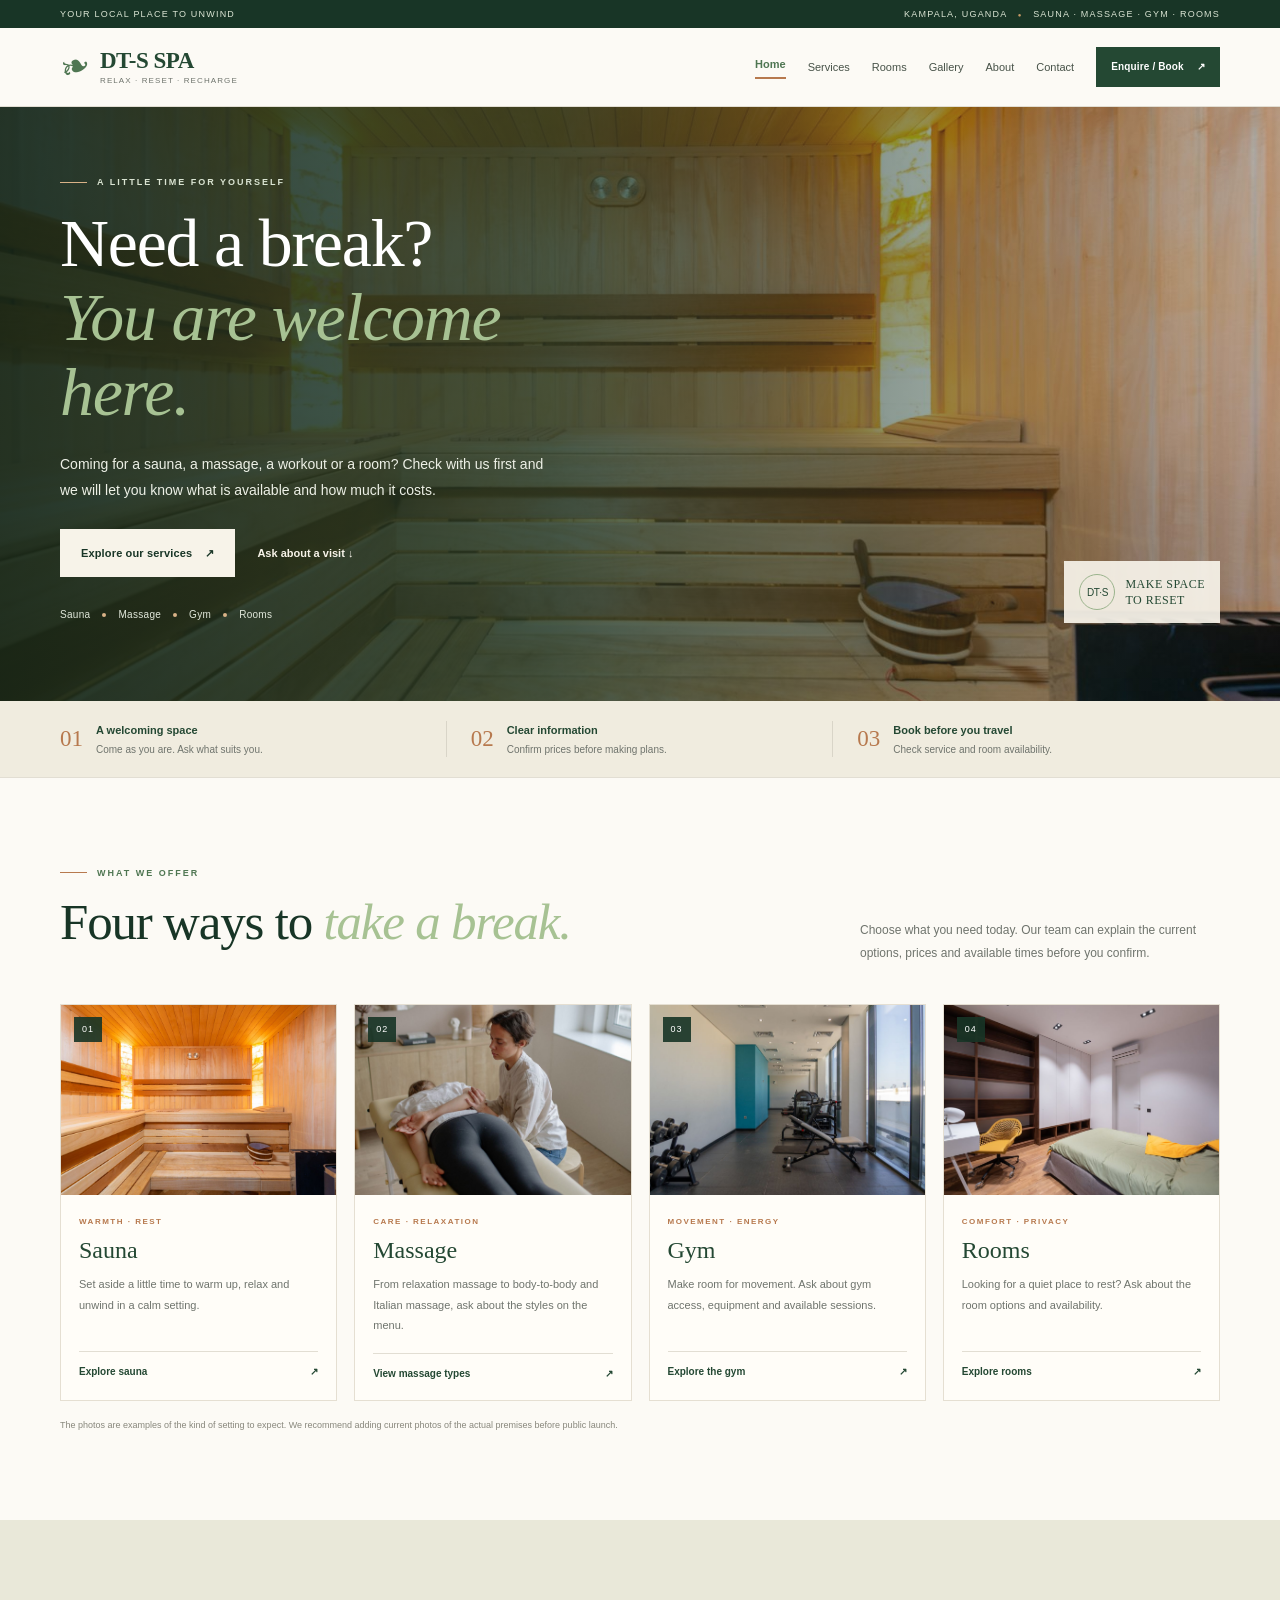
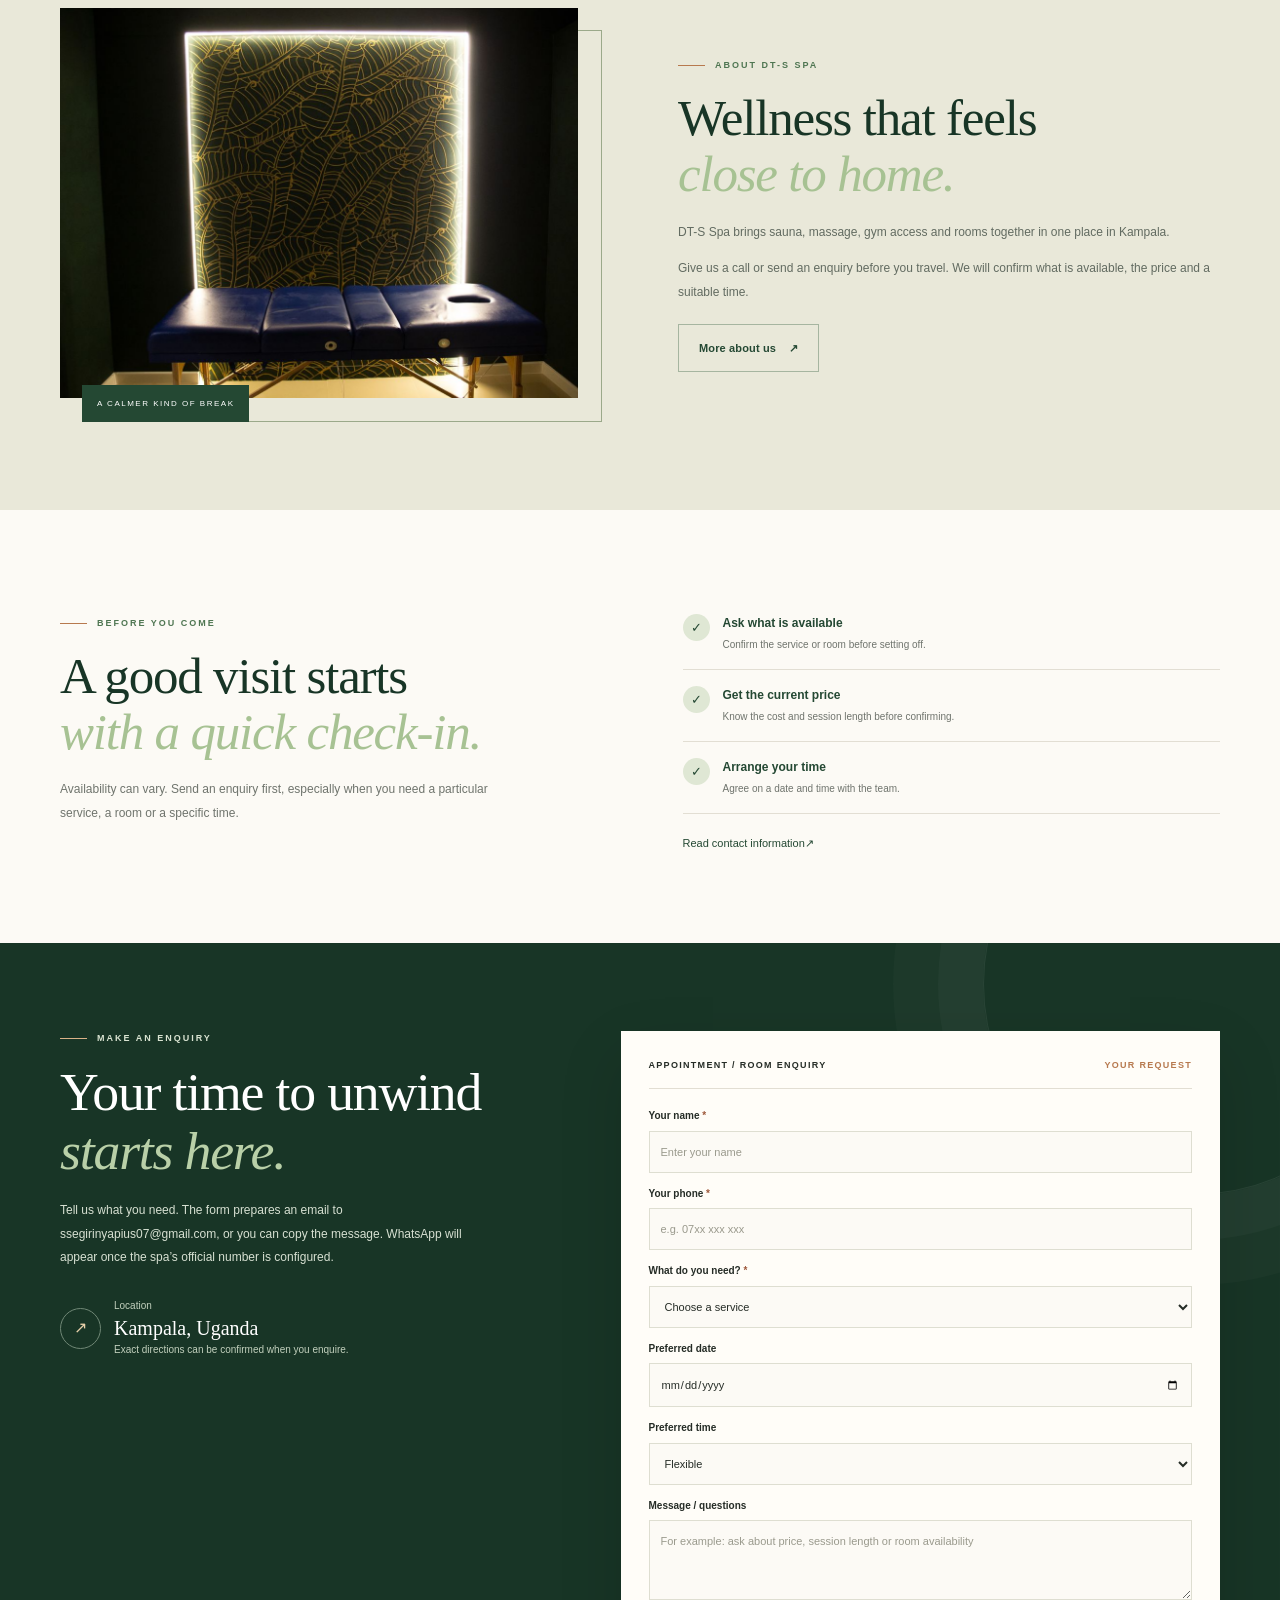
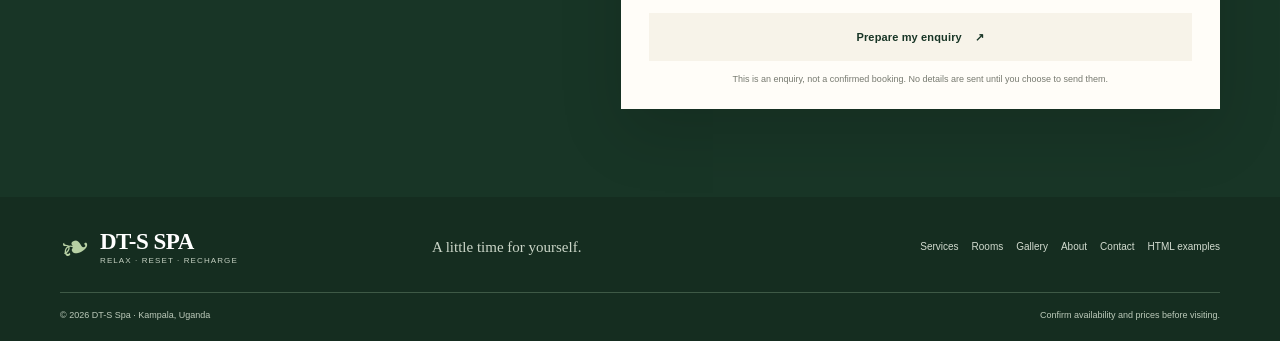
<file: index.html>
<!doctype html>
<html lang="en">
<head>
  <meta charset="utf-8">
  <meta name="viewport" content="width=device-width, initial-scale=1">
  <meta name="theme-color" content="#244833">
  <meta name="description" content="DT-S Spa in Kampala, Uganda. Explore sauna, massage, gym access and comfortable rooms. Ask about availability before you visit.">
  <title>DT-S Spa | Sauna, Massage, Gym & Rooms in Kampala</title>
  <link rel="stylesheet" href="font.css">
  <script src="site-config.js" defer></script>
  <script src="script.js" defer></script>
</head>
<body>
  <a class="skip-link" href="#main">Skip to content</a>
  <div class="topbar"><div class="container topbar-inner"><span>YOUR LOCAL PLACE TO UNWIND</span><span>KAMPALA, UGANDA <span class="topbar-dot">●</span> SAUNA · MASSAGE · GYM · ROOMS</span></div></div>
  <header class="site-header">
    <div class="container nav-wrap">
      <a class="brand" href="index.html" aria-label="DT-S Spa home">
        <span class="brand-leaf" aria-hidden="true">❧</span>
        <span class="brand-copy"><strong>DT-S SPA</strong><small>RELAX · RESET · RECHARGE</small></span>
      </a>
      <button class="menu-toggle" type="button" aria-expanded="false" aria-controls="primary-nav" aria-label="Open navigation"><span></span><span></span><span></span></button>
      <nav class="primary-nav" id="primary-nav" aria-label="Main navigation">
        <a href="index.html" aria-current="page">Home</a>
        <a href="services.html">Services</a>
        <a href="rooms.html">Rooms</a>
        <a href="gallery.html">Gallery</a>
        <a href="about%20us.html">About</a>
        <a href="contact%20us.html">Contact</a>
        <a class="button button-small button-green nav-book" href="#booking">Enquire / Book <span aria-hidden="true">↗</span></a>
      </nav>
    </div>
  </header>

  <main id="main">
    <section class="hero hero-home">
      <img class="hero-background" src="images/sauna.jpg" alt="" fetchpriority="high">
      <div class="hero-shade"></div>
      <div class="container hero-inner">
        <div class="hero-content">
          <p class="eyebrow eyebrow-light"><span class="eyebrow-line"></span> A LITTLE TIME FOR YOURSELF</p>
          <h1>Need a break?<br><em>You are welcome here.</em></h1>
          <p class="hero-lead">Coming for a sauna, a massage, a workout or a room? Check with us first and we will let you know what is available and how much it costs.</p>
          <div class="hero-actions"><a class="button button-cream" href="services.html">Explore our services <span aria-hidden="true">↗</span></a><a class="hero-text-link" href="#booking">Ask about a visit <span aria-hidden="true">↓</span></a></div>
          <div class="hero-pills"><span>Sauna</span><i></i><span>Massage</span><i></i><span>Gym</span><i></i><span>Rooms</span></div>
        </div>
        <div class="hero-photo-note"><span class="photo-note-mark">DT·S</span><span>MAKE SPACE<br>TO RESET</span></div>
      </div>
    </section>

    <section class="welcome-strip">
      <div class="container welcome-grid">
        <div><span class="welcome-number">01</span><span><strong>A welcoming space</strong><small>Come as you are. Ask what suits you.</small></span></div>
        <div><span class="welcome-number">02</span><span><strong>Clear information</strong><small>Confirm prices before making plans.</small></span></div>
        <div><span class="welcome-number">03</span><span><strong>Book before you travel</strong><small>Check service and room availability.</small></span></div>
      </div>
    </section>

    <section class="section services-section" id="services">
      <div class="container">
        <div class="section-heading"><div><p class="eyebrow"><span class="eyebrow-line"></span> WHAT WE OFFER</p><h2>Four ways to <em>take a break.</em></h2></div><p class="section-summary">Choose what you need today. Our team can explain the current options, prices and available times before you confirm.</p></div>
        <div class="service-grid">
          <article class="service-card"><a class="service-photo" href="services.html#sauna"><img src="images/sauna.jpg" alt="Warm wooden sauna room" loading="lazy"><span class="service-number">01</span></a><div class="service-body"><p class="service-kicker">WARMTH · REST</p><h3>Sauna</h3><p>Set aside a little time to warm up, relax and unwind in a calm setting.</p><a class="card-link" href="services.html#sauna">Explore sauna <span aria-hidden="true">↗</span></a></div></article>
          <article class="service-card"><a class="service-photo" href="services.html#massage-options"><img src="images/massage.jpg" alt="Massage treatment in a calm room" loading="lazy"><span class="service-number">02</span></a><div class="service-body"><p class="service-kicker">CARE · RELAXATION</p><h3>Massage</h3><p>From relaxation massage to body-to-body and Italian massage, ask about the styles on the menu.</p><a class="card-link" href="services.html#massage-options">View massage types <span aria-hidden="true">↗</span></a></div></article>
          <article class="service-card"><a class="service-photo" href="services.html#gym"><img src="images/gym.jpg" alt="Gym with fitness equipment" loading="lazy"><span class="service-number">03</span></a><div class="service-body"><p class="service-kicker">MOVEMENT · ENERGY</p><h3>Gym</h3><p>Make room for movement. Ask about gym access, equipment and available sessions.</p><a class="card-link" href="services.html#gym">Explore the gym <span aria-hidden="true">↗</span></a></div></article>
          <article class="service-card"><a class="service-photo" href="rooms.html"><img src="images/rooms.jpg" alt="A simple, comfortable guest room" loading="lazy"><span class="service-number">04</span></a><div class="service-body"><p class="service-kicker">COMFORT · PRIVACY</p><h3>Rooms</h3><p>Looking for a quiet place to rest? Ask about the room options and availability.</p><a class="card-link" href="rooms.html">Explore rooms <span aria-hidden="true">↗</span></a></div></article>
        </div>
        <p class="image-disclaimer">The photos are examples of the kind of setting to expect. We recommend adding current photos of the actual premises before public launch.</p>
      </div>
    </section>

    <section class="section about-band" id="about">
      <div class="container about-grid">
        <div class="about-image-wrap"><img src="images/spa-detail.jpg" alt="Rolled towels and a calm treatment setting" loading="lazy"><span class="about-image-label">A CALMER KIND OF BREAK</span></div>
        <div class="about-copy"><p class="eyebrow"><span class="eyebrow-line"></span> ABOUT DT-S SPA</p><h2>Wellness that feels<br><em>close to home.</em></h2><p>DT-S Spa brings sauna, massage, gym access and rooms together in one place in Kampala.</p><p>Give us a call or send an enquiry before you travel. We will confirm what is available, the price and a suitable time.</p><a class="button button-outline" href="about%20us.html">More about us <span aria-hidden="true">↗</span></a></div>
      </div>
    </section>

    <section class="section visit-section">
      <div class="container visit-grid">
        <div><p class="eyebrow"><span class="eyebrow-line"></span> BEFORE YOU COME</p><h2>A good visit starts<br><em>with a quick check-in.</em></h2><p class="visit-lead">Availability can vary. Send an enquiry first, especially when you need a particular service, a room or a specific time.</p></div>
        <div class="visit-checks">
          <div><span class="check-symbol">✓</span><span><strong>Ask what is available</strong><small>Confirm the service or room before setting off.</small></span></div>
          <div><span class="check-symbol">✓</span><span><strong>Get the current price</strong><small>Know the cost and session length before confirming.</small></span></div>
          <div><span class="check-symbol">✓</span><span><strong>Arrange your time</strong><small>Agree on a date and time with the team.</small></span></div>
          <a class="text-link" href="contact%20us.html">Read contact information <span aria-hidden="true">↗</span></a>
        </div>
      </div>
    </section>

    <section class="booking-section section" id="booking">
      <div class="container booking-grid">
        <div class="booking-copy"><p class="eyebrow eyebrow-light"><span class="eyebrow-line"></span> MAKE AN ENQUIRY</p><h2>Your time to unwind<br><em>starts here.</em></h2><p>Tell us what you need. The form prepares an email to ssegirinyapius07@gmail.com, or you can copy the message. WhatsApp will appear once the spa’s official number is configured.</p><div class="booking-contact"><span class="contact-icon" aria-hidden="true">↗</span><div><small>Location</small><strong>Kampala, Uganda</strong><small>Exact directions can be confirmed when you enquire.</small></div></div></div>
        <form class="booking-form" id="booking-form">
          <div class="form-heading"><span>APPOINTMENT / ROOM ENQUIRY</span><span class="form-step">YOUR REQUEST</span></div>
          <div class="form-row"><label for="guest-name">Your name <span>*</span><input id="guest-name" name="name" type="text" autocomplete="name" placeholder="Enter your name" required></label><label for="guest-phone">Your phone <span>*</span><input id="guest-phone" name="phone" type="tel" autocomplete="tel" placeholder="e.g. 07xx xxx xxx" required></label></div>
          <label for="guest-service">What do you need? <span>*</span><select id="guest-service" name="service" required><option value="">Choose a service</option><option value="Sauna">Sauna</option><option value="Massage">Massage</option><option value="Gym access">Gym access</option><option value="Room enquiry">Room enquiry</option><option value="More than one service">More than one service</option><option value="Help me choose">Help me choose</option></select></label>
          <div class="conditional-field" id="massage-type-wrap" hidden><label for="guest-massage-type">Which type of massage? <select id="guest-massage-type" name="massageType"><option value="">Not sure yet</option><option>Relaxation / Swedish massage</option><option>Deep tissue massage</option><option>Aromatherapy oil massage</option><option>Hot stone massage</option><option>Sports massage</option><option>Head, neck and shoulder massage</option><option>Foot massage</option><option>Thai-style stretching massage</option><option>Four-hands massage</option><option>Couples massage</option><option>Body-to-body massage</option><option>Italian massage</option><option>Other / please advise</option></select></label></div>
          <div class="conditional-field" id="sauna-option-wrap" hidden><label for="guest-sauna-option">What would you like to ask about? <select id="guest-sauna-option" name="saunaOption"><option value="">Choose a sauna option</option><option value="Standard sauna session">Standard sauna session</option><option value="Private sauna session">Private sauna session (please confirm availability)</option><option value="Sauna and massage visit">Sauna and massage visit</option><option value="Ask about dry sauna or steam options">Ask about dry sauna or steam options</option></select></label></div>
          <div class="form-row"><label for="guest-date">Preferred date<input id="guest-date" name="date" type="date"></label><label for="guest-time">Preferred time<select id="guest-time" name="time"><option value="">Flexible</option><option>Morning</option><option>Afternoon</option><option>Evening</option></select></label></div>
          <label for="guest-note">Message / questions<textarea id="guest-note" name="note" rows="3" placeholder="For example: ask about price, session length or room availability"></textarea></label>
          <button class="button button-cream button-full" type="submit">Prepare my enquiry <span aria-hidden="true">↗</span></button>
          <p class="form-note" id="form-status" role="status">This is an enquiry, not a confirmed booking. No details are sent until you choose to send them.</p>
          <div class="booking-preview" id="booking-preview" hidden><label for="request-message">Your enquiry message</label><textarea id="request-message" rows="7" readonly></textarea><button class="button button-outline button-full" id="copy-request" type="button">Copy message</button><a class="button button-green button-full" id="send-email" href="mailto:ssegirinyapius07@gmail.com" hidden>Open email to send enquiry <span aria-hidden="true">↗</span></a><a class="button button-outline button-full" id="send-whatsapp" href="#" target="_blank" rel="noopener noreferrer" hidden>Continue to WhatsApp <span aria-hidden="true">↗</span></a></div>
        </form>
      </div>
    </section>
  </main>

  <footer class="site-footer">
    <div class="container footer-main">
      <a class="brand brand-footer" href="index.html"><span class="brand-leaf" aria-hidden="true">❧</span><span class="brand-copy"><strong>DT-S SPA</strong><small>RELAX · RESET · RECHARGE</small></span></a>
      <p>A little time for yourself.</p>
      <nav aria-label="Footer navigation"><a href="services.html">Services</a><a href="rooms.html">Rooms</a><a href="gallery.html">Gallery</a><a href="about%20us.html">About</a><a href="contact%20us.html">Contact</a><a href="examples.html">HTML examples</a></nav>
    </div>
    <div class="container footer-bottom"><span>© <span data-current-year>2026</span> DT-S Spa · Kampala, Uganda</span><span>Confirm availability and prices before visiting.</span></div>
  </footer>
</body>
</html>
</file>
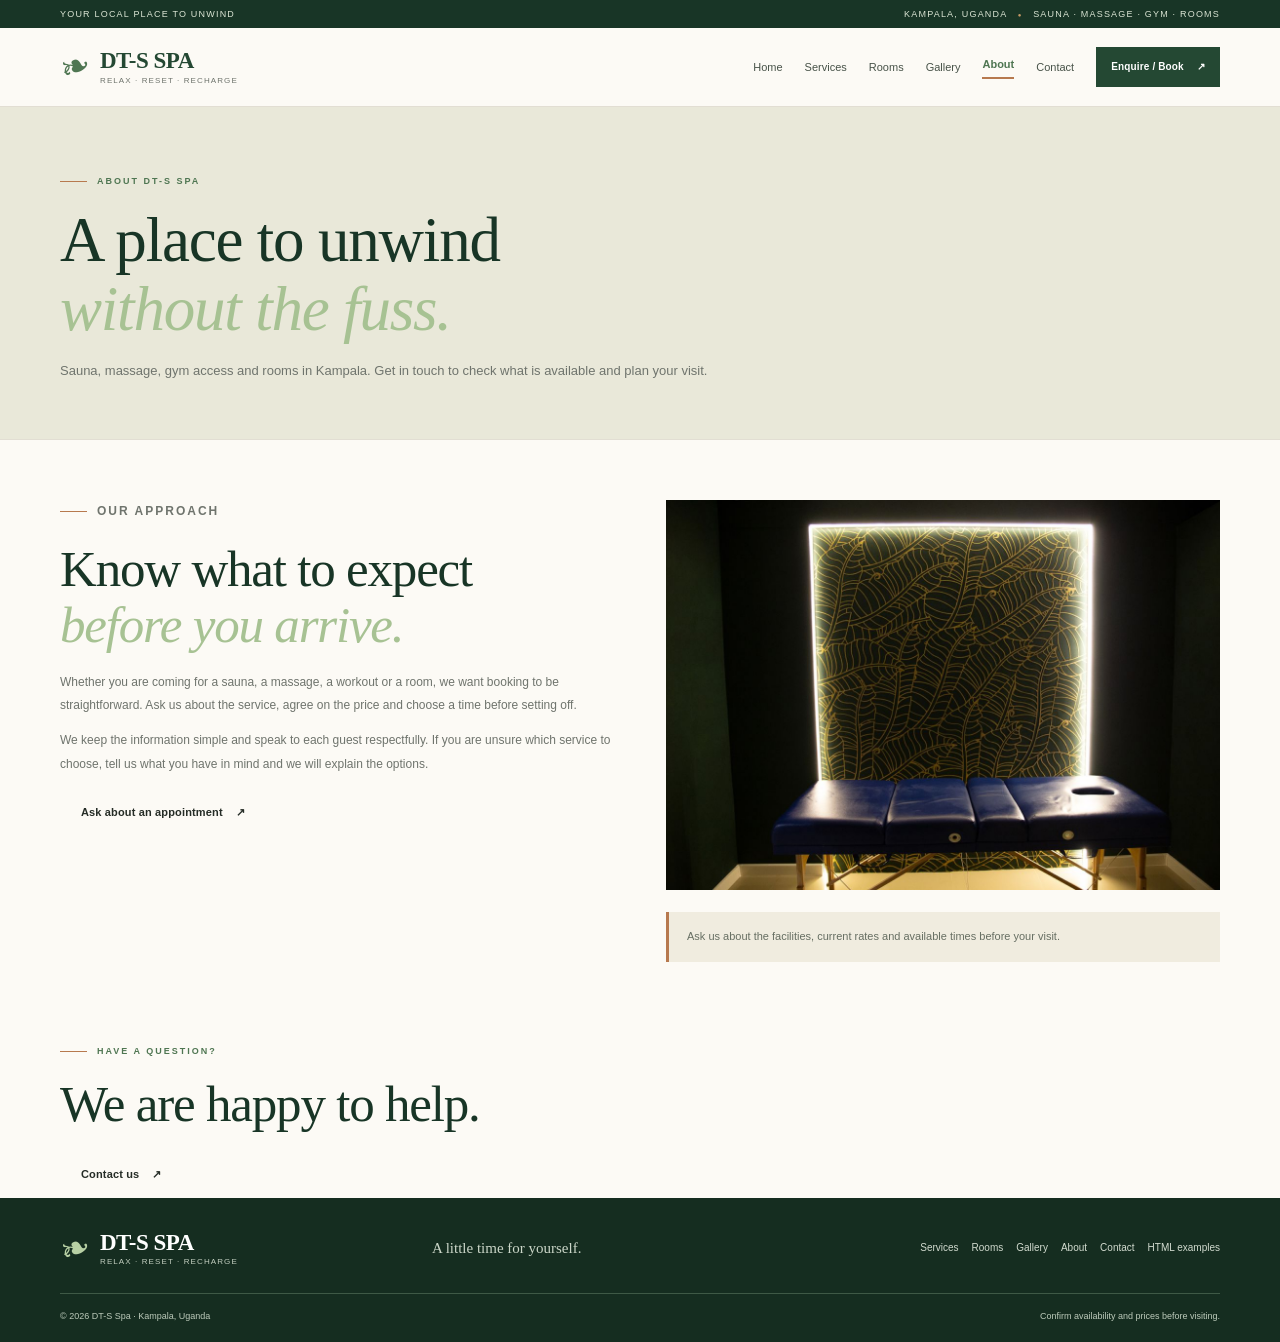
<file: about us.html>
<!doctype html>
<html lang="en">
<head>
  <meta charset="utf-8">
  <meta name="viewport" content="width=device-width, initial-scale=1">
  <meta name="description" content="Meet DT-S Spa in Kampala, where you can ask about sauna, massage, gym access and rooms.">
  <title>About Us | DT-S Spa & Wellness</title>
  <link rel="stylesheet" href="font.css"><link rel="stylesheet" href="pages.css"><script src="site-config.js" defer></script><script src="script.js" defer></script>
</head>
<body>
<a class="skip-link" href="#main">Skip to content</a>
<div class="topbar"><div class="container topbar-inner"><span>YOUR LOCAL PLACE TO UNWIND</span><span>KAMPALA, UGANDA <span class="topbar-dot">●</span> SAUNA · MASSAGE · GYM · ROOMS</span></div></div>
<header class="site-header"><div class="container nav-wrap">
  <a class="brand" href="index.html" aria-label="DT-S Spa home"><span class="brand-leaf" aria-hidden="true">❧</span><span class="brand-copy"><strong>DT-S SPA</strong><small>RELAX · RESET · RECHARGE</small></span></a>
  <button class="menu-toggle" type="button" aria-expanded="false" aria-controls="primary-nav" aria-label="Open navigation"><span></span><span></span><span></span></button>
  <nav class="primary-nav" id="primary-nav" aria-label="Main navigation">
    <a href="index.html">Home</a><a href="services.html">Services</a><a href="rooms.html">Rooms</a><a href="gallery.html">Gallery</a><a href="about%20us.html" aria-current="page">About</a><a href="contact%20us.html">Contact</a>
    <a class="button button-small button-green nav-book" href="index.html#booking">Enquire / Book <span aria-hidden="true">↗</span></a>
  </nav>
</div></header>
<main id="main">
  <section class="page-hero"><div class="container"><p class="eyebrow"><span class="eyebrow-line"></span> ABOUT DT-S SPA</p><h1>A place to unwind<br><em>without the fuss.</em></h1><p>Sauna, massage, gym access and rooms in Kampala. Get in touch to check what is available and plan your visit.</p></div></section>
  <section class="content-section"><div class="container content-grid">
    <div class="content-copy"><p class="eyebrow"><span class="eyebrow-line"></span> OUR APPROACH</p><h2>Know what to expect<br><em>before you arrive.</em></h2><p>Whether you are coming for a sauna, a massage, a workout or a room, we want booking to be straightforward. Ask us about the service, agree on the price and choose a time before setting off.</p><p>We keep the information simple and speak to each guest respectfully. If you are unsure which service to choose, tell us what you have in mind and we will explain the options.</p><a class="button button-dark" href="index.html#booking">Ask about an appointment <span aria-hidden="true">↗</span></a></div>
    <div><img src="images/spa-detail.jpg" alt="Calm treatment setting with neatly prepared towels" style="width:100%;height:390px;object-fit:cover;background:#eae0d0"><div class="notice-box">Ask us about the facilities, current rates and available times before your visit.</div></div>
  </div></section>
  <section class="contact-band"><div class="container contact-band-inner"><div><p class="eyebrow"><span class="eyebrow-line"></span> HAVE A QUESTION?</p><h2>We are happy to help.</h2></div><a class="button button-dark" href="contact%20us.html">Contact us <span aria-hidden="true">↗</span></a></div></section>
</main>
<footer class="site-footer"><div class="container footer-main">
  <a class="brand brand-footer" href="index.html"><span class="brand-leaf" aria-hidden="true">❧</span><span class="brand-copy"><strong>DT-S SPA</strong><small>RELAX · RESET · RECHARGE</small></span></a>
  <p>A little time for yourself.</p>
  <nav aria-label="Footer navigation"><a href="services.html">Services</a><a href="rooms.html">Rooms</a><a href="gallery.html">Gallery</a><a href="about%20us.html">About</a><a href="contact%20us.html">Contact</a><a href="examples.html">HTML examples</a></nav>
</div><div class="container footer-bottom"><span>© <span data-current-year>2026</span> DT-S Spa · Kampala, Uganda</span><span>Confirm availability and prices before visiting.</span></div></footer>
</body>
</html>
</file>
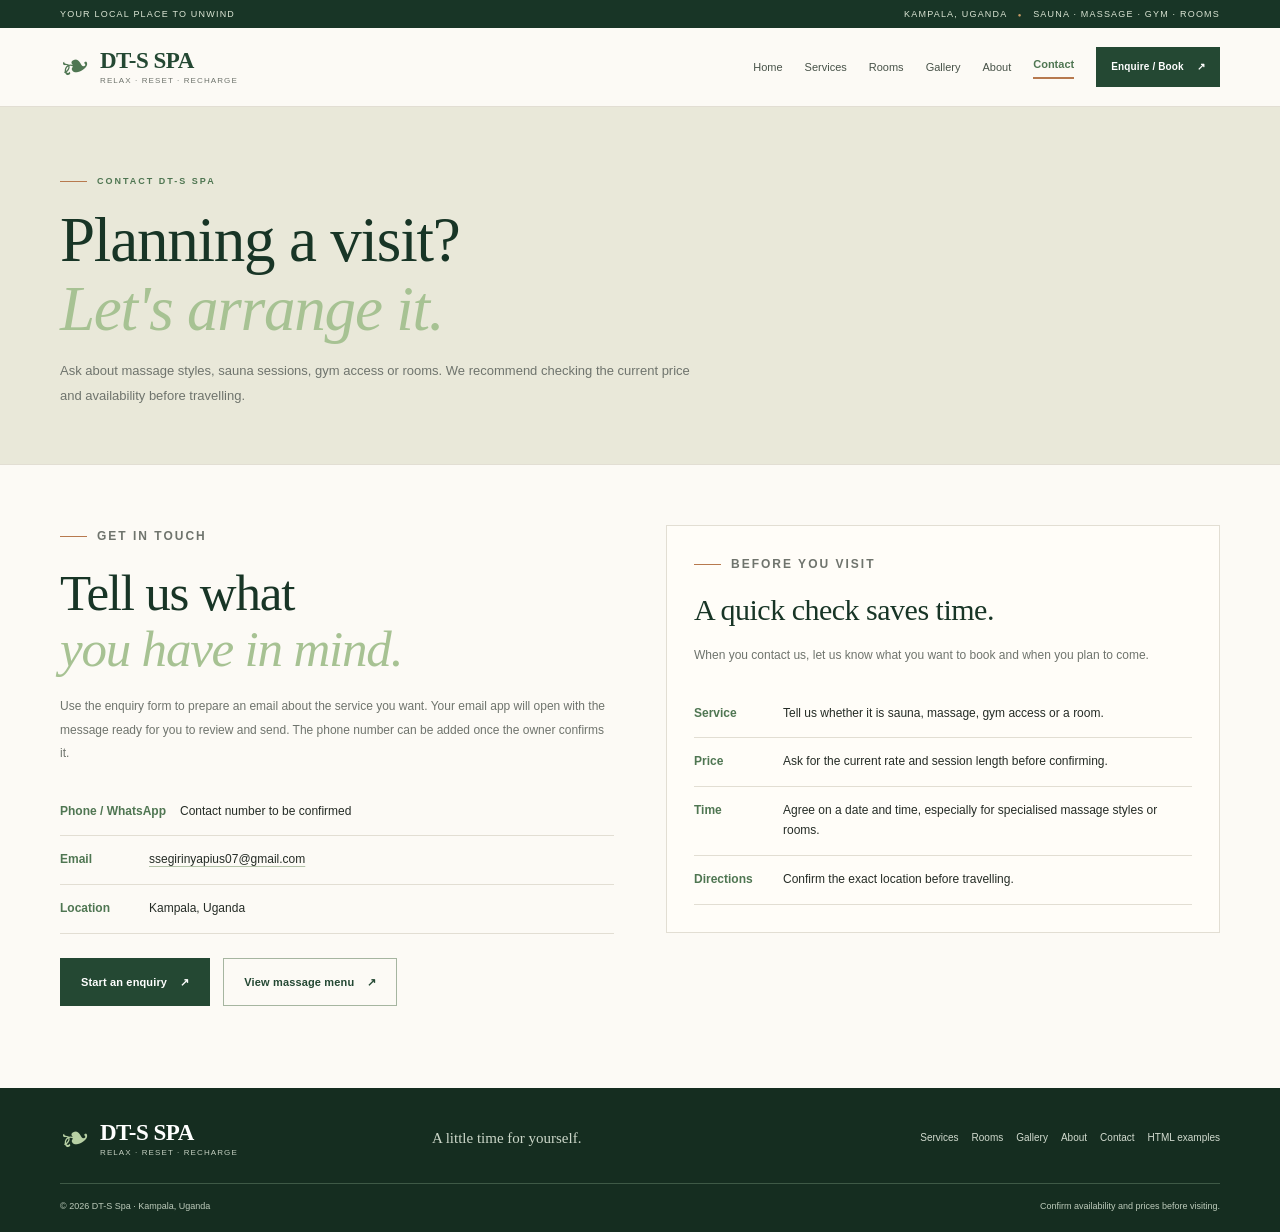
<file: contact us.html>
<!doctype html>
<html lang="en">
<head>
  <meta charset="utf-8"><meta name="viewport" content="width=device-width, initial-scale=1">
  <meta name="description" content="Contact DT-S Spa & Wellness in Kampala, Uganda, by telephone or email to ask about appointments and directions.">
  <title>Contact Us | DT-S Spa & Wellness</title>
  <link rel="stylesheet" href="font.css"><link rel="stylesheet" href="pages.css"><script src="site-config.js" defer></script><script src="script.js" defer></script>
</head>
<body>
<a class="skip-link" href="#main">Skip to content</a>
<div class="topbar"><div class="container topbar-inner"><span>YOUR LOCAL PLACE TO UNWIND</span><span>KAMPALA, UGANDA <span class="topbar-dot">●</span> SAUNA · MASSAGE · GYM · ROOMS</span></div></div>
<header class="site-header"><div class="container nav-wrap">
  <a class="brand" href="index.html" aria-label="DT-S Spa home"><span class="brand-leaf" aria-hidden="true">❧</span><span class="brand-copy"><strong>DT-S SPA</strong><small>RELAX · RESET · RECHARGE</small></span></a>
  <button class="menu-toggle" type="button" aria-expanded="false" aria-controls="primary-nav" aria-label="Open navigation"><span></span><span></span><span></span></button>
  <nav class="primary-nav" id="primary-nav" aria-label="Main navigation">
    <a href="index.html">Home</a><a href="services.html">Services</a><a href="rooms.html">Rooms</a><a href="gallery.html">Gallery</a><a href="about%20us.html">About</a><a href="contact%20us.html" aria-current="page">Contact</a>
    <a class="button button-small button-green nav-book" href="index.html#booking">Enquire / Book <span aria-hidden="true">↗</span></a>
  </nav>
</div></header>
<main id="main">
  <section class="page-hero"><div class="container"><p class="eyebrow"><span class="eyebrow-line"></span> CONTACT DT-S SPA</p><h1>Planning a visit?<br><em>Let's arrange it.</em></h1><p>Ask about massage styles, sauna sessions, gym access or rooms. We recommend checking the current price and availability before travelling.</p></div></section>
  <section class="content-section"><div class="container content-grid">
    <div class="content-copy"><p class="eyebrow"><span class="eyebrow-line"></span> GET IN TOUCH</p><h2>Tell us what<br><em>you have in mind.</em></h2><p>Use the enquiry form to prepare an email about the service you want. Your email app will open with the message ready for you to review and send. The phone number can be added once the owner confirms it.</p>
      <ul class="detail-list">
        <li><span>Phone / WhatsApp</span><div><span data-contact-phone>Contact number to be confirmed</span></div></li>
        <li><span>Email</span><div><a data-contact-email href="mailto:ssegirinyapius07@gmail.com">ssegirinyapius07@gmail.com</a></div></li>
        <li><span>Location</span><div data-contact-address>Kampala, Uganda</div></li>
      </ul>
      <div class="page-nav"><a class="button button-green" href="index.html#booking">Start an enquiry <span aria-hidden="true">↗</span></a><a class="button button-outline" href="services.html#massage-options">View massage menu <span aria-hidden="true">↗</span></a></div>
    </div>
    <div class="content-card"><p class="eyebrow"><span class="eyebrow-line"></span> BEFORE YOU VISIT</p><h2>A quick check saves time.</h2><p>When you contact us, let us know what you want to book and when you plan to come.</p><ul class="detail-list"><li><span>Service</span><div>Tell us whether it is sauna, massage, gym access or a room.</div></li><li><span>Price</span><div>Ask for the current rate and session length before confirming.</div></li><li><span>Time</span><div>Agree on a date and time, especially for specialised massage styles or rooms.</div></li><li><span>Directions</span><div>Confirm the exact location before travelling.</div></li></ul></div>
  </div></section>
</main>
<footer class="site-footer"><div class="container footer-main">
  <a class="brand brand-footer" href="index.html"><span class="brand-leaf" aria-hidden="true">❧</span><span class="brand-copy"><strong>DT-S SPA</strong><small>RELAX · RESET · RECHARGE</small></span></a>
  <p>A little time for yourself.</p>
  <nav aria-label="Footer navigation"><a href="services.html">Services</a><a href="rooms.html">Rooms</a><a href="gallery.html">Gallery</a><a href="about%20us.html">About</a><a href="contact%20us.html">Contact</a><a href="examples.html">HTML examples</a></nav>
</div><div class="container footer-bottom"><span>© <span data-current-year>2026</span> DT-S Spa · Kampala, Uganda</span><span>Confirm availability and prices before visiting.</span></div></footer>
</body>
</html>
</file>
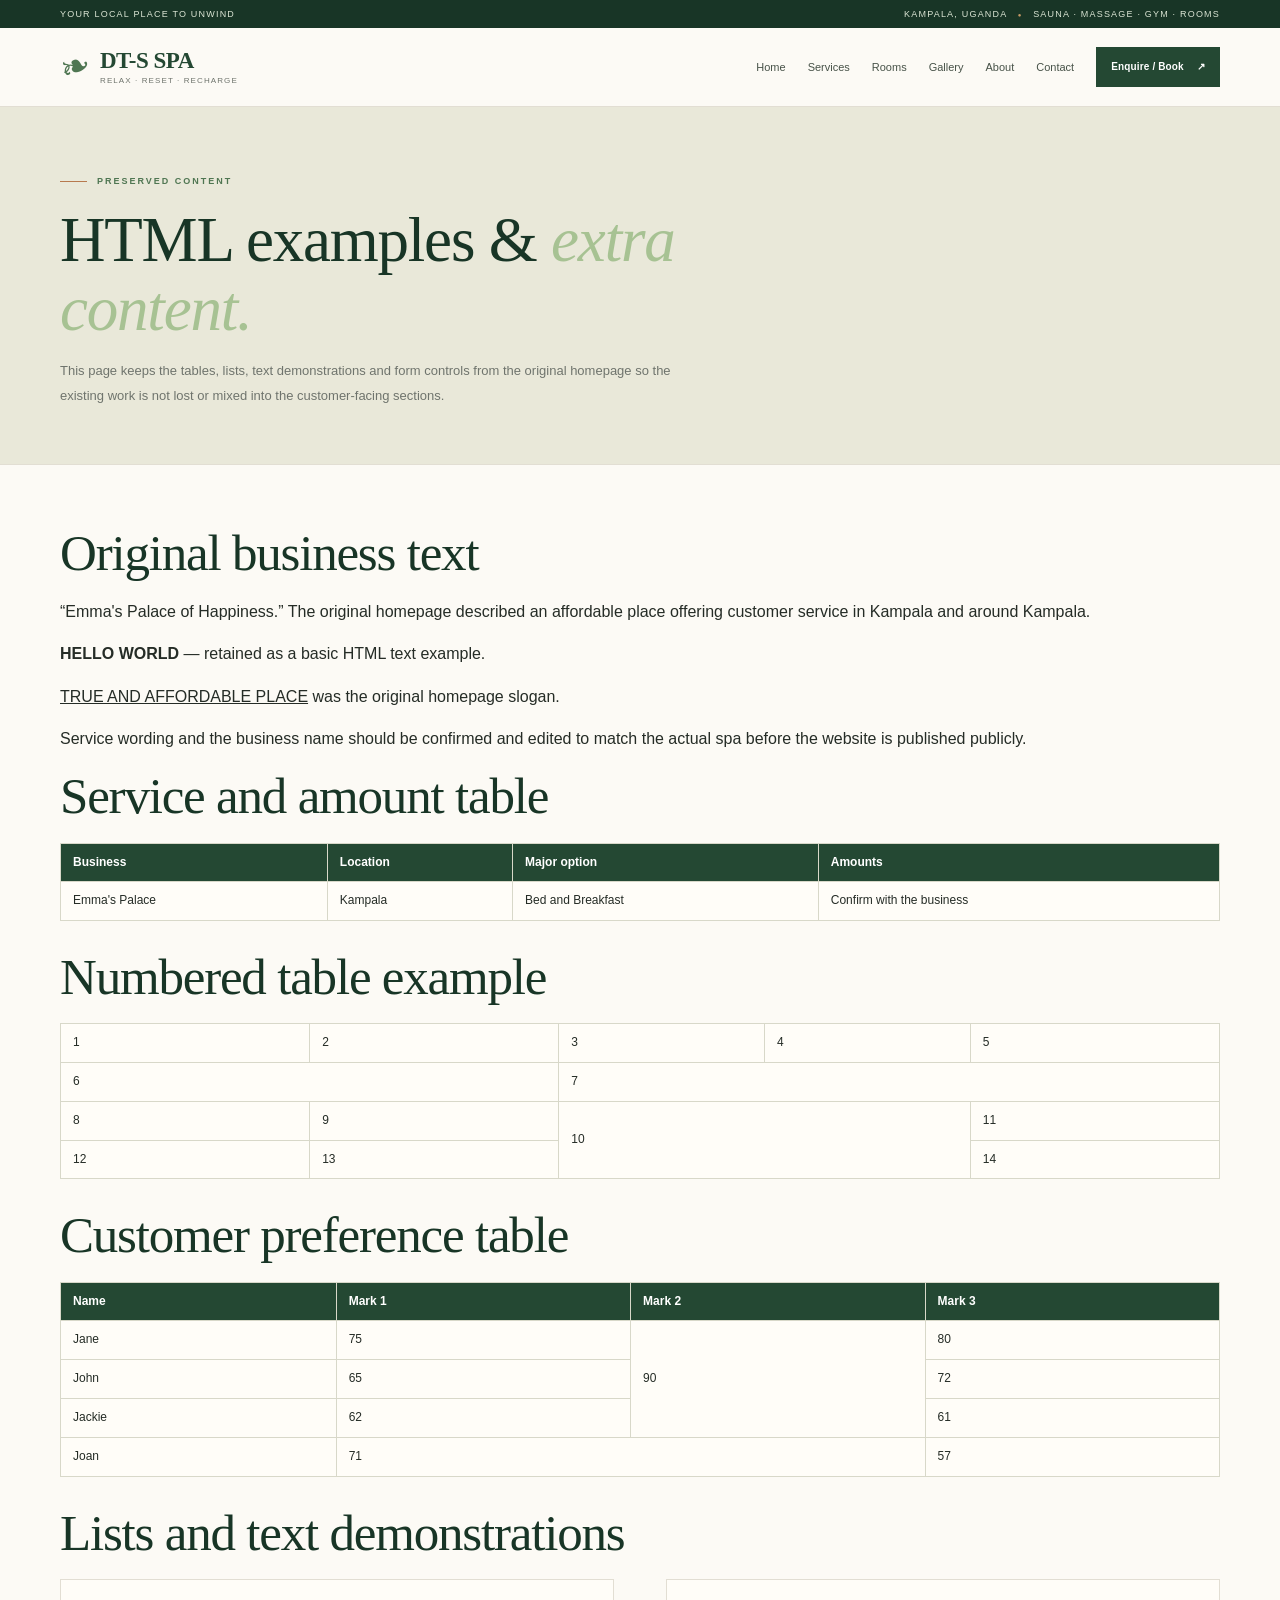
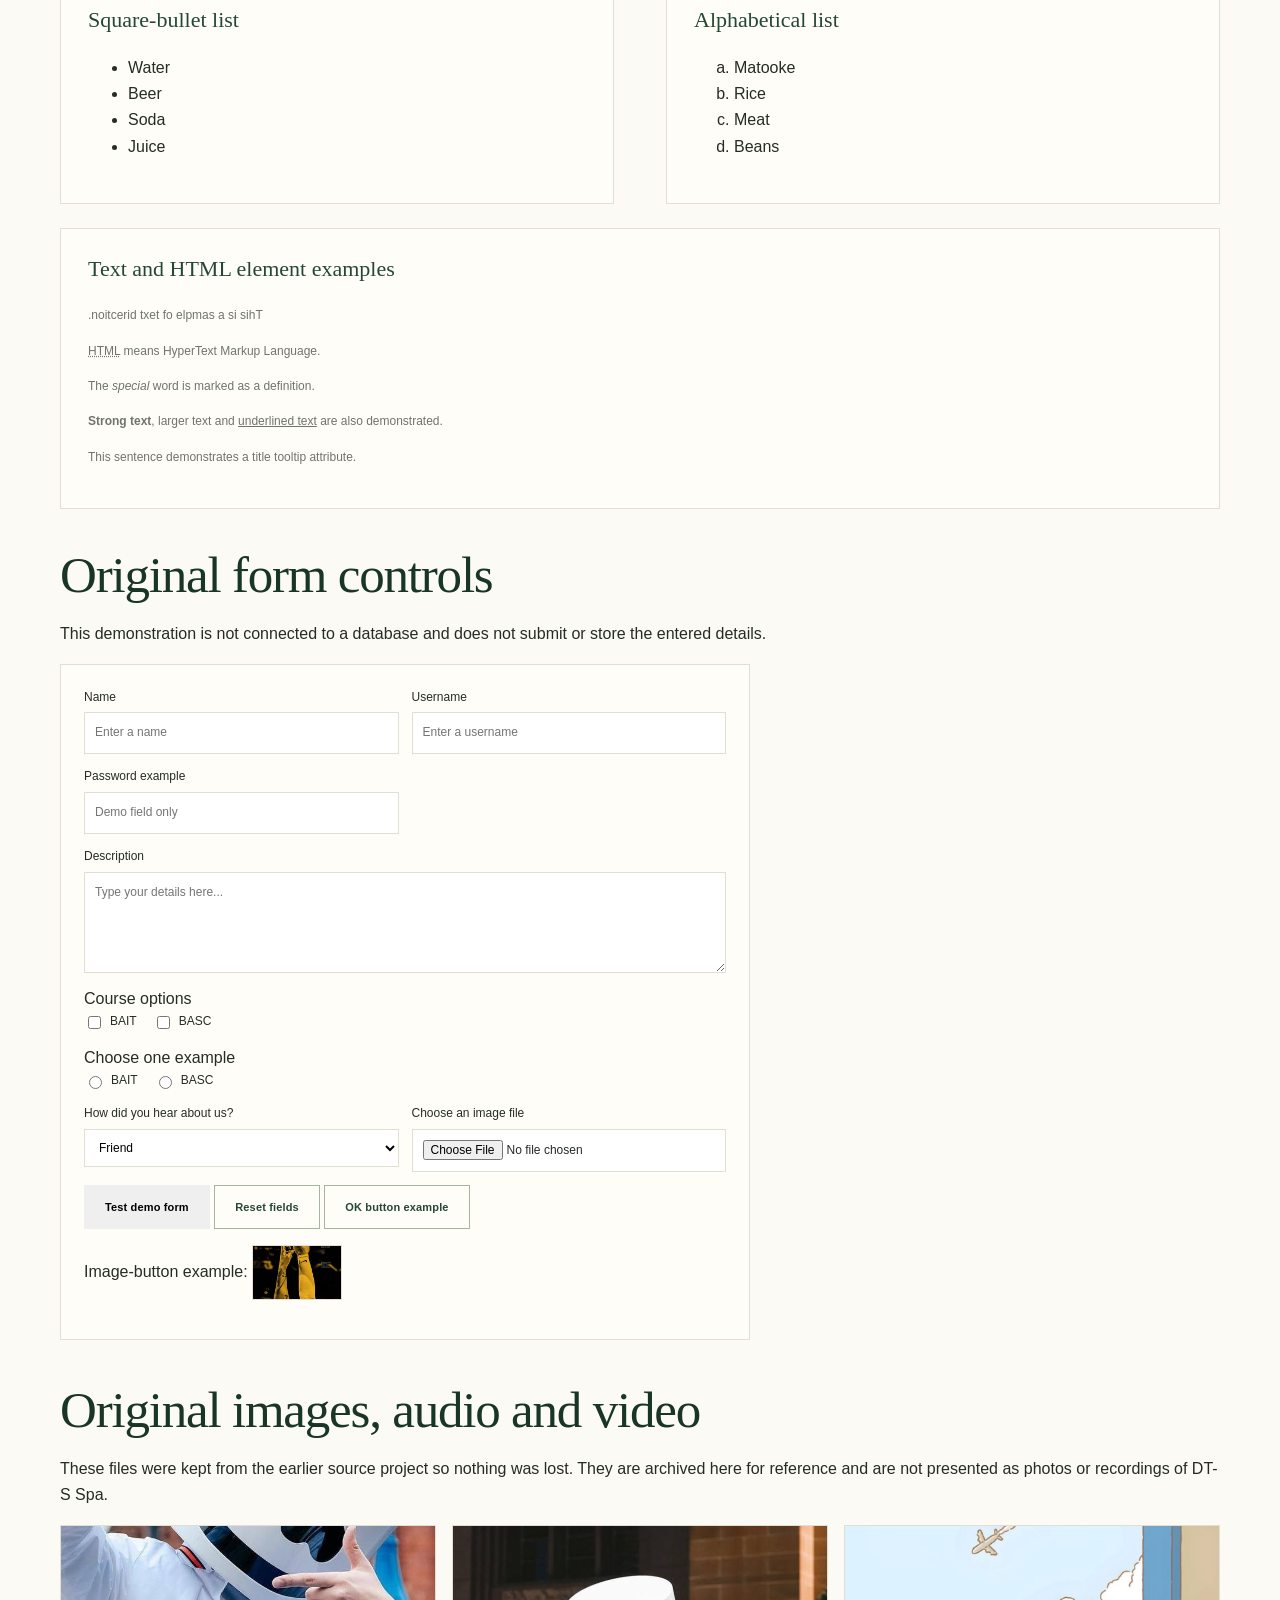
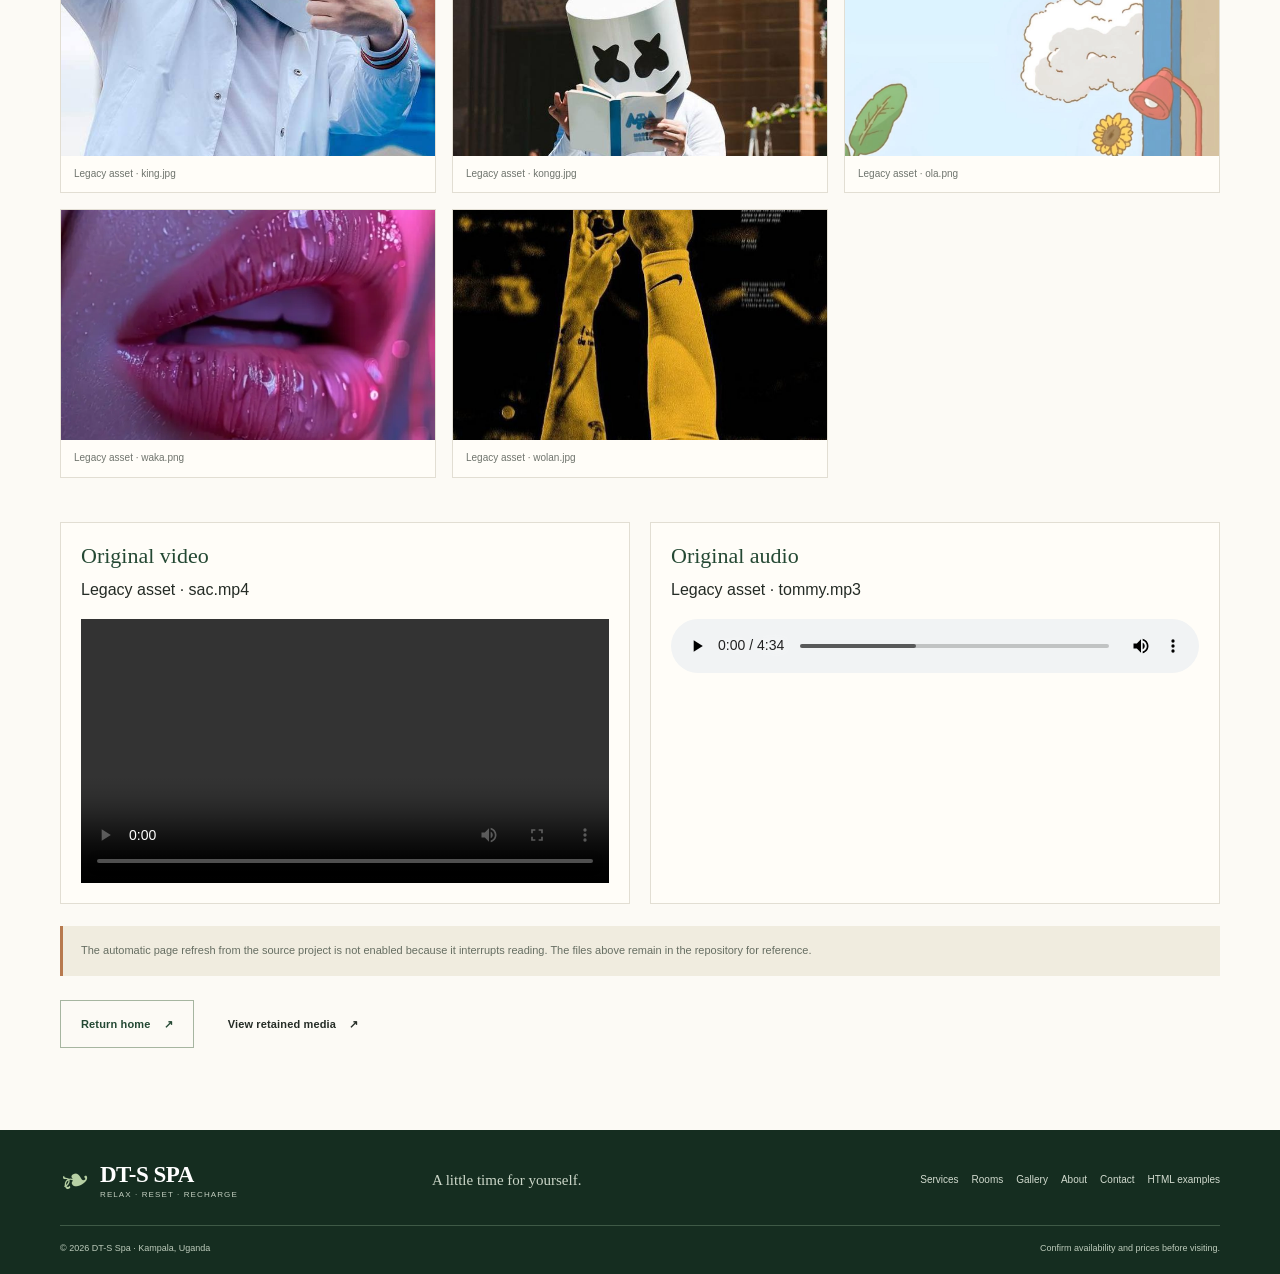
<file: examples.html>
<!doctype html>
<html lang="en">
<head>
  <meta charset="utf-8"><meta name="viewport" content="width=device-width, initial-scale=1">
  <title>Extra HTML Examples | DT-S Spa & Wellness</title>
  <link rel="stylesheet" href="font.css"><link rel="stylesheet" href="pages.css"><script src="site-config.js" defer></script><script src="script.js" defer></script>
</head>
<body>
<a class="skip-link" href="#main">Skip to content</a>
<div class="topbar"><div class="container topbar-inner"><span>YOUR LOCAL PLACE TO UNWIND</span><span>KAMPALA, UGANDA <span class="topbar-dot">●</span> SAUNA · MASSAGE · GYM · ROOMS</span></div></div>
<header class="site-header"><div class="container nav-wrap">
  <a class="brand" href="index.html" aria-label="DT-S Spa home"><span class="brand-leaf" aria-hidden="true">❧</span><span class="brand-copy"><strong>DT-S SPA</strong><small>RELAX · RESET · RECHARGE</small></span></a>
  <button class="menu-toggle" type="button" aria-expanded="false" aria-controls="primary-nav" aria-label="Open navigation"><span></span><span></span><span></span></button>
  <nav class="primary-nav" id="primary-nav" aria-label="Main navigation">
    <a href="index.html">Home</a><a href="services.html">Services</a><a href="rooms.html">Rooms</a><a href="gallery.html">Gallery</a><a href="about%20us.html">About</a><a href="contact%20us.html">Contact</a>
    <a class="button button-small button-green nav-book" href="index.html#booking">Enquire / Book <span aria-hidden="true">↗</span></a>
  </nav>
</div></header>
<main id="main">
  <section class="page-hero"><div class="container"><p class="eyebrow"><span class="eyebrow-line"></span> PRESERVED CONTENT</p><h1>HTML examples & <em>extra content.</em></h1><p>This page keeps the tables, lists, text demonstrations and form controls from the original homepage so the existing work is not lost or mixed into the customer-facing sections.</p></div></section>
  <section class="content-section"><div class="container">
    <h2>Original business text</h2>
    <p>“Emma's Palace of Happiness.” The original homepage described an affordable place offering customer service in Kampala and around Kampala.</p>
    <p title="HELLO HTML!"><strong>HELLO WORLD</strong> — retained as a basic HTML text example.</p>
    <p><u>TRUE AND AFFORDABLE PLACE</u> was the original homepage slogan.</p>
    <p>Service wording and the business name should be confirmed and edited to match the actual spa before the website is published publicly.</p>
    <h2>Service and amount table</h2>
    <table class="examples-table"><thead><tr><th>Business</th><th>Location</th><th>Major option</th><th>Amounts</th></tr></thead><tbody><tr><td>Emma's Palace</td><td>Kampala</td><td>Bed and Breakfast</td><td>Confirm with the business</td></tr></tbody></table>
    <h2>Numbered table example</h2>
    <table class="examples-table"><tbody><tr><td>1</td><td>2</td><td>3</td><td>4</td><td>5</td></tr><tr><td colspan="2">6</td><td colspan="3">7</td></tr><tr><td>8</td><td>9</td><td rowspan="2" colspan="2">10</td><td>11</td></tr><tr><td>12</td><td>13</td><td>14</td></tr></tbody></table>
    <h2>Customer preference table</h2>
    <table class="examples-table"><thead><tr><th>Name</th><th>Mark 1</th><th>Mark 2</th><th>Mark 3</th></tr></thead><tbody><tr><td>Jane</td><td>75</td><td rowspan="3">90</td><td>80</td></tr><tr><td>John</td><td>65</td><td>72</td></tr><tr><td>Jackie</td><td>62</td><td>61</td></tr><tr><td>Joan</td><td colspan="2">71</td><td>57</td></tr></tbody></table>
    <h2>Lists and text demonstrations</h2>
    <div class="content-grid"><div class="content-card"><h3>Square-bullet list</h3><ul><li>Water</li><li>Beer</li><li>Soda</li><li>Juice</li></ul></div><div class="content-card"><h3>Alphabetical list</h3><ol type="a"><li>Matooke</li><li>Rice</li><li>Meat</li><li>Beans</li></ol></div></div>
    <div class="content-card" style="margin-top:24px"><h3>Text and HTML element examples</h3><p><bdo dir="rtl">This is a sample of text direction.</bdo></p><p><abbr title="HyperText Markup Language">HTML</abbr> means HyperText Markup Language.</p><p>The <dfn>special</dfn> word is marked as a definition.</p><p><strong>Strong text</strong>, larger text and <u>underlined text</u> are also demonstrated.</p>
        <p title="HELLO HTML!">This sentence demonstrates a title tooltip attribute.</p></div>
    <h2 style="margin-top:38px">Original form controls</h2><p class="fine-print">This demonstration is not connected to a database and does not submit or store the entered details.</p>
    <form class="example-form" onsubmit="event.preventDefault();document.getElementById('example-status').textContent='Demo only: no details were sent or saved.';">
      <label>Name<input type="text" name="demo-name" placeholder="Enter a name"></label><label>Username<input type="text" name="demo-username" placeholder="Enter a username"></label>
      <label>Password example<input type="password" name="demo-password" autocomplete="off" placeholder="Demo field only"></label>
      <label class="wide">Description<textarea rows="4" name="demo-description" placeholder="Type your details here..."></textarea></label>
      <div class="wide"><span class="fine-print">Course options</span><div class="check-group"><label><input type="checkbox" name="bait" value="BAIT"> BAIT</label><label><input type="checkbox" name="basc" value="BASC"> BASC</label></div></div>
      <div class="wide"><span class="fine-print">Choose one example</span><div class="check-group"><label><input type="radio" name="course" value="BAIT"> BAIT</label><label><input type="radio" name="course" value="BASC"> BASC</label></div></div>
      <label>How did you hear about us?<select name="source"><option>Newspapers</option><option selected>Friend</option><option>Others</option></select></label>
      <label>Choose an image file<input type="file" name="fileupload" accept="image/*"></label>
      <div class="wide"><button class="button button-dark" type="submit">Test demo form</button> <button class="button button-outline" type="reset">Reset fields</button> <button class="button button-outline" type="button" onclick="document.getElementById('example-status').textContent='Demo button clicked.'">OK button example</button><p id="example-status" class="fine-print" role="status"></p><p class="fine-print">Image-button example: <a href="wolan.jpg" title="Open the original image"><img src="wolan.jpg" alt="Original image button example" style="display:inline-block;width:90px;height:55px;object-fit:cover;vertical-align:middle;border:1px solid #e7dcd4"></a></p></div>
    </form>
    <h2 style="margin-top:42px">Original images, audio and video</h2>
    <p class="fine-print">These files were kept from the earlier source project so nothing was lost. They are archived here for reference and are not presented as photos or recordings of DT-S Spa.</p>
    <div class="gallery-grid">
      <figure class="gallery-item"><img src="king.jpg" alt="Legacy source image king.jpg" loading="lazy"><figcaption>Legacy asset · king.jpg</figcaption></figure>
      <figure class="gallery-item"><img src="kongg.jpg" alt="Legacy source image kongg.jpg" loading="lazy"><figcaption>Legacy asset · kongg.jpg</figcaption></figure>
      <figure class="gallery-item"><img src="ola.png" alt="Legacy source image ola.png" loading="lazy"><figcaption>Legacy asset · ola.png</figcaption></figure>
      <figure class="gallery-item"><img src="waka.png" alt="Legacy source image waka.png" loading="lazy"><figcaption>Legacy asset · waka.png</figcaption></figure>
      <figure class="gallery-item"><img src="wolan.jpg" alt="Legacy source image wolan.jpg" loading="lazy"><figcaption>Legacy asset · wolan.jpg</figcaption></figure>
    </div>
    <div class="media-row">
      <article class="media-card"><h3>Original video</h3><p class="fine-print">Legacy asset · sac.mp4</p><video controls preload="metadata"><source src="sac.mp4" type="video/mp4">Your browser does not support video playback.</video></article>
      <article class="media-card"><h3>Original audio</h3><p class="fine-print">Legacy asset · tommy.mp3</p><audio controls preload="metadata"><source src="tommy.mp3" type="audio/mpeg">Your browser does not support audio playback.</audio></article>
    </div>
    <div class="notice-box">The automatic page refresh from the source project is not enabled because it interrupts reading. The files above remain in the repository for reference.</div>
    <div class="page-nav"><a class="button button-outline" href="index.html">Return home <span aria-hidden="true">↗</span></a><a class="button button-dark" href="gallery.html">View retained media <span aria-hidden="true">↗</span></a></div>
  </div></section>
</main>
<footer class="site-footer"><div class="container footer-main">
  <a class="brand brand-footer" href="index.html"><span class="brand-leaf" aria-hidden="true">❧</span><span class="brand-copy"><strong>DT-S SPA</strong><small>RELAX · RESET · RECHARGE</small></span></a>
  <p>A little time for yourself.</p>
  <nav aria-label="Footer navigation"><a href="services.html">Services</a><a href="rooms.html">Rooms</a><a href="gallery.html">Gallery</a><a href="about%20us.html">About</a><a href="contact%20us.html">Contact</a><a href="examples.html">HTML examples</a></nav>
</div><div class="container footer-bottom"><span>© <span data-current-year>2026</span> DT-S Spa · Kampala, Uganda</span><span>Confirm availability and prices before visiting.</span></div></footer>
</body>
</html>
</file>
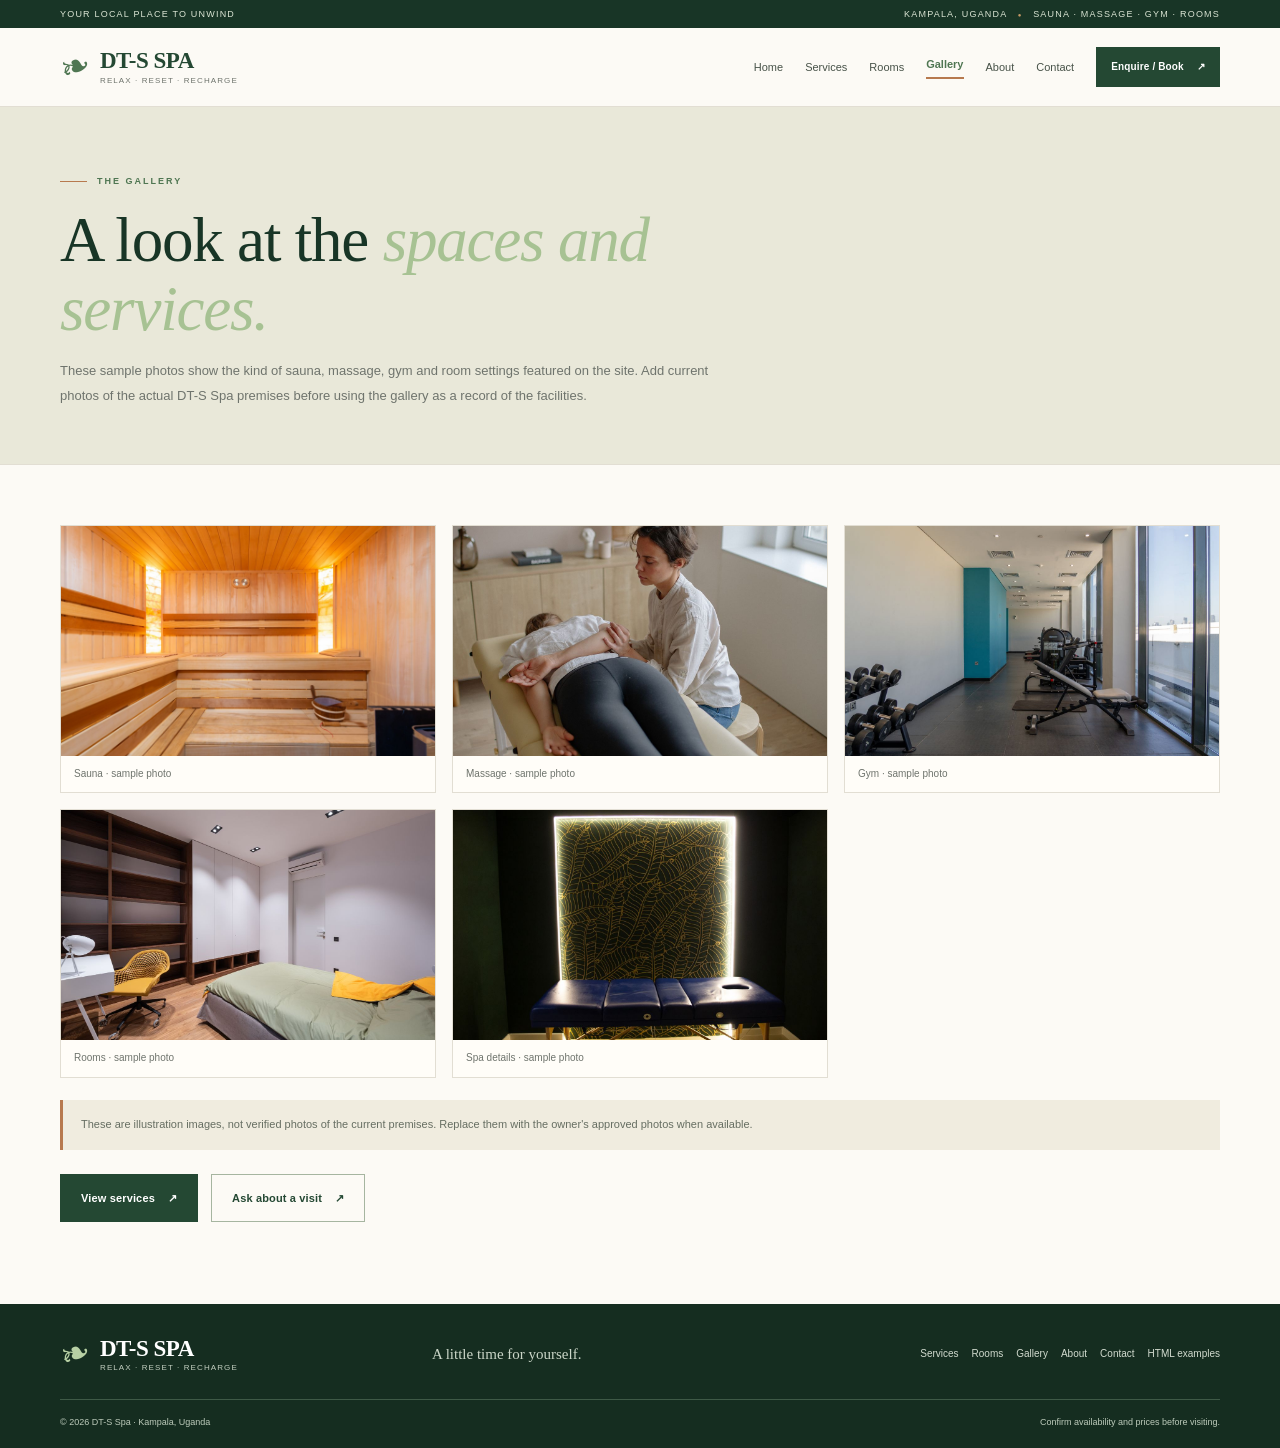
<file: gallery.html>
<!doctype html>
<html lang="en">
<head>
  <meta charset="utf-8"><meta name="viewport" content="width=device-width, initial-scale=1">
  <meta name="description" content="View the sauna, massage, gym and room image samples used in the DT-S Spa website.">
  <title>Gallery | DT-S Spa & Wellness</title>
  <link rel="stylesheet" href="font.css"><link rel="stylesheet" href="pages.css"><script src="site-config.js" defer></script><script src="script.js" defer></script>
</head>
<body>
<a class="skip-link" href="#main">Skip to content</a>
<div class="topbar"><div class="container topbar-inner"><span>YOUR LOCAL PLACE TO UNWIND</span><span>KAMPALA, UGANDA <span class="topbar-dot">●</span> SAUNA · MASSAGE · GYM · ROOMS</span></div></div>
<header class="site-header"><div class="container nav-wrap">
  <a class="brand" href="index.html" aria-label="DT-S Spa home"><span class="brand-leaf" aria-hidden="true">❧</span><span class="brand-copy"><strong>DT-S SPA</strong><small>RELAX · RESET · RECHARGE</small></span></a>
  <button class="menu-toggle" type="button" aria-expanded="false" aria-controls="primary-nav" aria-label="Open navigation"><span></span><span></span><span></span></button>
  <nav class="primary-nav" id="primary-nav" aria-label="Main navigation">
    <a href="index.html">Home</a><a href="services.html">Services</a><a href="rooms.html">Rooms</a><a href="gallery.html" aria-current="page">Gallery</a><a href="about%20us.html">About</a><a href="contact%20us.html">Contact</a>
    <a class="button button-small button-green nav-book" href="index.html#booking">Enquire / Book <span aria-hidden="true">↗</span></a>
  </nav>
</div></header>
<main id="main">
  <section class="page-hero"><div class="container"><p class="eyebrow"><span class="eyebrow-line"></span> THE GALLERY</p><h1>A look at the <em>spaces and services.</em></h1><p>These sample photos show the kind of sauna, massage, gym and room settings featured on the site. Add current photos of the actual DT-S Spa premises before using the gallery as a record of the facilities.</p></div></section>
  <section class="content-section"><div class="container">
    <div class="gallery-grid">
      <figure class="gallery-item"><img src="images/sauna.jpg" alt="Illustrative wood-lined sauna room" loading="lazy"><figcaption>Sauna · sample photo</figcaption></figure>
      <figure class="gallery-item"><img src="images/massage.jpg" alt="Illustrative massage treatment room" loading="lazy"><figcaption>Massage · sample photo</figcaption></figure>
      <figure class="gallery-item"><img src="images/gym.jpg" alt="Illustrative gym and exercise equipment" loading="lazy"><figcaption>Gym · sample photo</figcaption></figure>
      <figure class="gallery-item"><img src="images/rooms.jpg" alt="Illustrative simple guest room" loading="lazy"><figcaption>Rooms · sample photo</figcaption></figure>
      <figure class="gallery-item"><img src="images/spa-detail.jpg" alt="Illustrative spa towels and treatment setting" loading="lazy"><figcaption>Spa details · sample photo</figcaption></figure>
    </div>
    <div class="notice-box">These are illustration images, not verified photos of the current premises. Replace them with the owner's approved photos when available.</div>
    <div class="page-nav"><a class="button button-green" href="services.html">View services <span aria-hidden="true">↗</span></a><a class="button button-outline" href="index.html#booking">Ask about a visit <span aria-hidden="true">↗</span></a></div>
  </div></section>
</main>
<footer class="site-footer"><div class="container footer-main">
  <a class="brand brand-footer" href="index.html"><span class="brand-leaf" aria-hidden="true">❧</span><span class="brand-copy"><strong>DT-S SPA</strong><small>RELAX · RESET · RECHARGE</small></span></a>
  <p>A little time for yourself.</p>
  <nav aria-label="Footer navigation"><a href="services.html">Services</a><a href="rooms.html">Rooms</a><a href="gallery.html">Gallery</a><a href="about%20us.html">About</a><a href="contact%20us.html">Contact</a><a href="examples.html">HTML examples</a></nav>
</div><div class="container footer-bottom"><span>© <span data-current-year>2026</span> DT-S Spa · Kampala, Uganda</span><span>Confirm availability and prices before visiting.</span></div></footer>
</body>
</html>
</file>
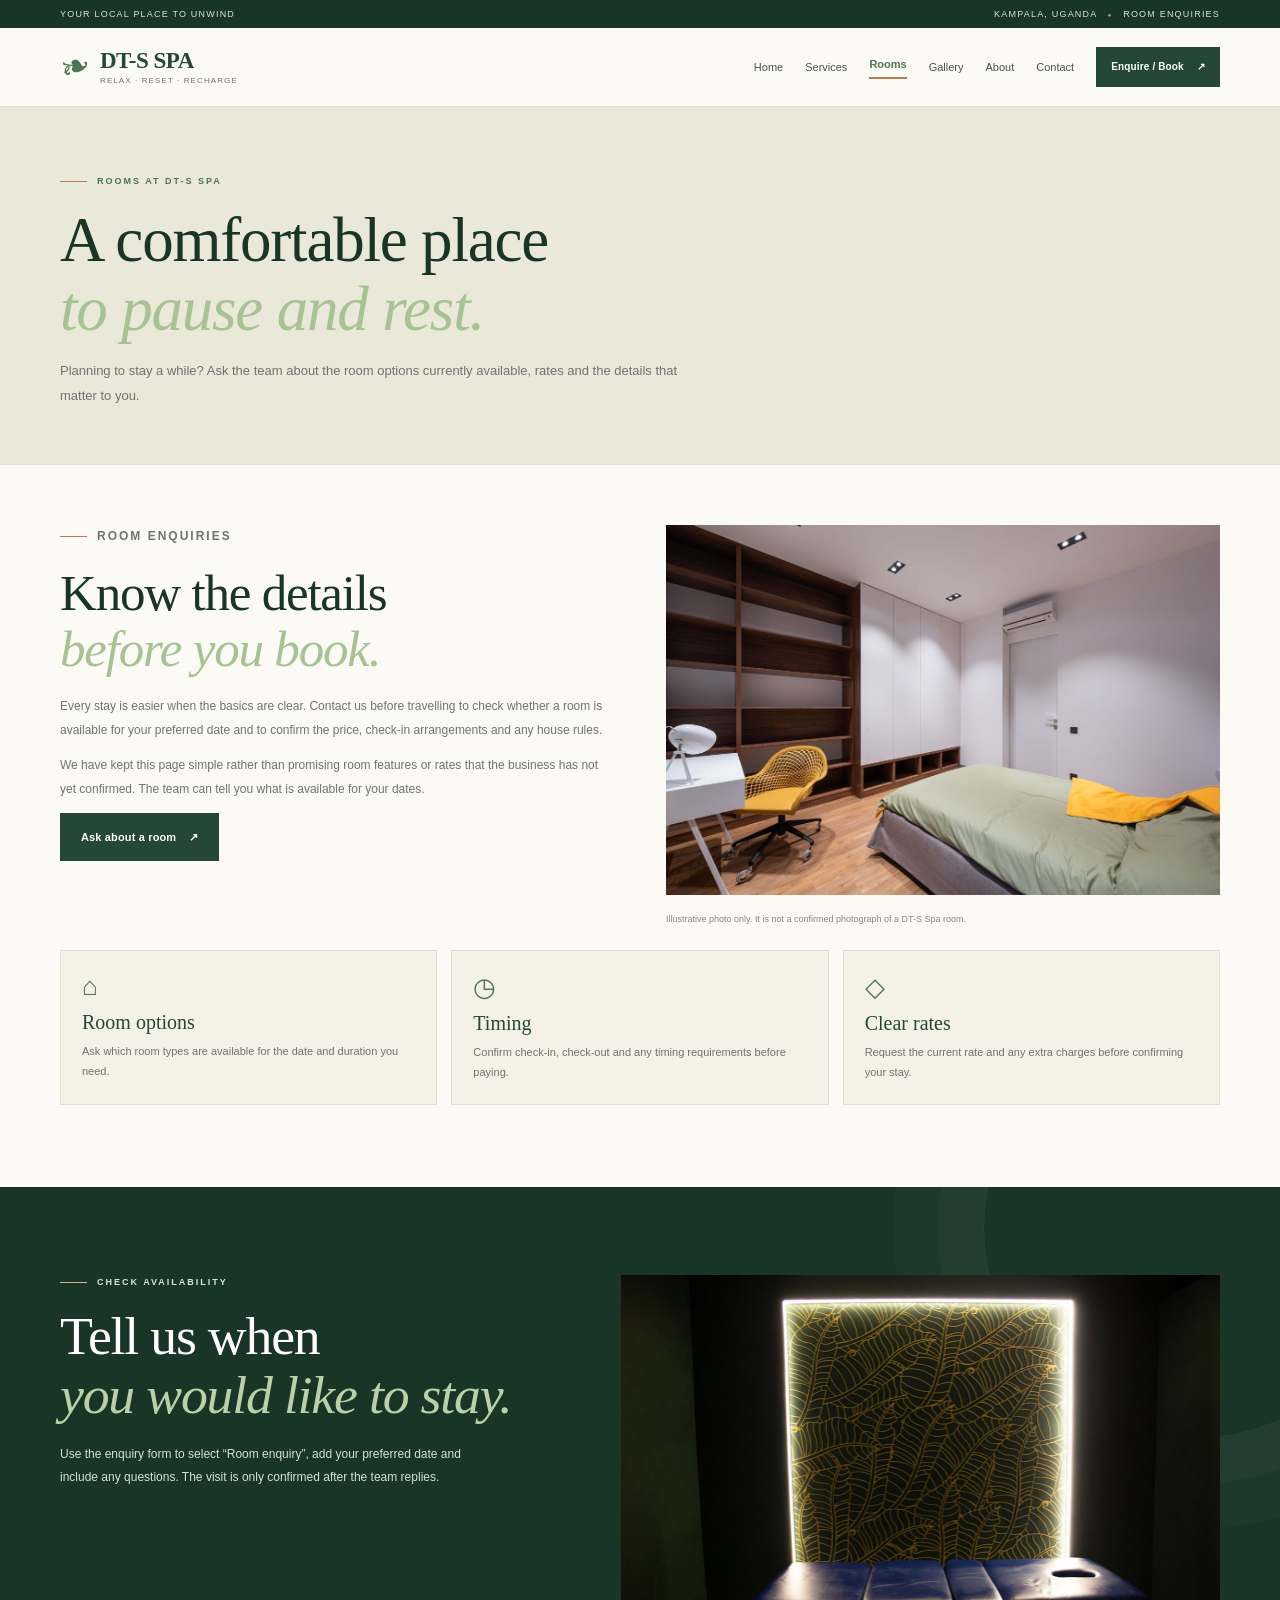
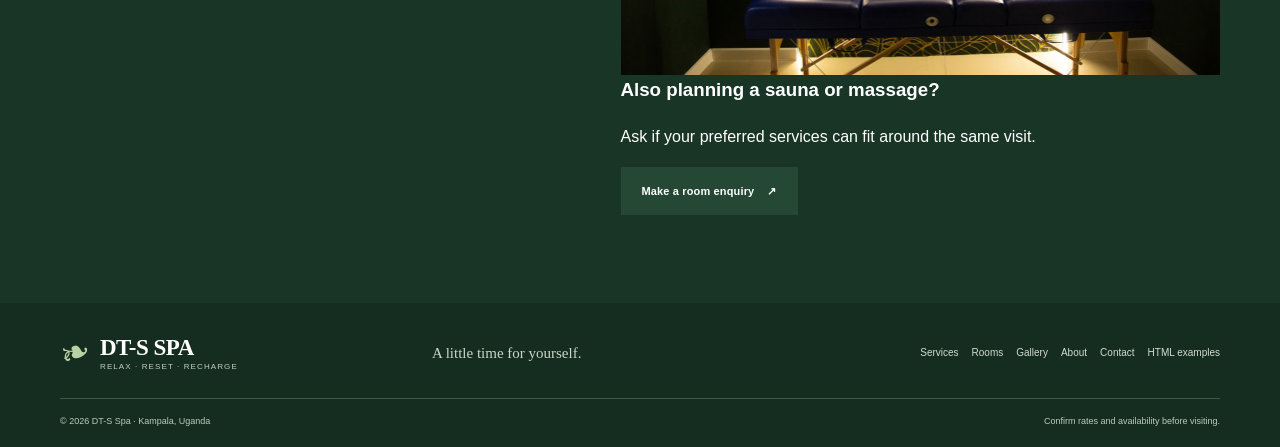
<file: rooms.html>
<!doctype html>
<html lang="en">
<head>
  <meta charset="utf-8"><meta name="viewport" content="width=device-width, initial-scale=1">
  <meta name="description" content="Ask about comfortable room options and availability at DT-S Spa in Kampala, Uganda. Confirm rates and stay details before visiting.">
  <title>Rooms | DT-S Spa Kampala</title>
  <link rel="stylesheet" href="font.css"><link rel="stylesheet" href="pages.css">
  <script src="site-config.js" defer></script><script src="script.js" defer></script>
</head>
<body>
<a class="skip-link" href="#main">Skip to content</a>
<div class="topbar"><div class="container topbar-inner"><span>YOUR LOCAL PLACE TO UNWIND</span><span>KAMPALA, UGANDA <span class="topbar-dot">●</span> ROOM ENQUIRIES</span></div></div>
<header class="site-header"><div class="container nav-wrap">
  <a class="brand" href="index.html"><span class="brand-leaf" aria-hidden="true">❧</span><span class="brand-copy"><strong>DT-S SPA</strong><small>RELAX · RESET · RECHARGE</small></span></a>
  <button class="menu-toggle" type="button" aria-expanded="false" aria-controls="primary-nav" aria-label="Open navigation"><span></span><span></span><span></span></button>
  <nav class="primary-nav" id="primary-nav" aria-label="Main navigation"><a href="index.html">Home</a><a href="services.html">Services</a><a href="rooms.html" aria-current="page">Rooms</a><a href="gallery.html">Gallery</a><a href="about%20us.html">About</a><a href="contact%20us.html">Contact</a><a class="button button-small button-green nav-book" href="index.html#booking">Enquire / Book <span aria-hidden="true">↗</span></a></nav>
</div></header>
<main id="main">
  <section class="page-hero"><div class="container"><p class="eyebrow"><span class="eyebrow-line"></span> ROOMS AT DT-S SPA</p><h1>A comfortable place<br><em>to pause and rest.</em></h1><p>Planning to stay a while? Ask the team about the room options currently available, rates and the details that matter to you.</p></div></section>
  <section class="content-section"><div class="container content-grid">
    <div class="content-copy"><p class="eyebrow"><span class="eyebrow-line"></span> ROOM ENQUIRIES</p><h2>Know the details<br><em>before you book.</em></h2><p>Every stay is easier when the basics are clear. Contact us before travelling to check whether a room is available for your preferred date and to confirm the price, check-in arrangements and any house rules.</p><p>We have kept this page simple rather than promising room features or rates that the business has not yet confirmed. The team can tell you what is available for your dates.</p><a class="button button-green" href="index.html#booking" data-service="Room enquiry">Ask about a room <span aria-hidden="true">↗</span></a></div>
    <div class="room-main-photo"><img src="images/rooms.jpg" alt="Illustrative photo of a simple, comfortable guest room" loading="lazy"><p class="image-disclaimer">Illustrative photo only. It is not a confirmed photograph of a DT-S Spa room.</p></div>
  </div>
  <div class="container"><div class="room-feature-grid">
    <article class="room-feature"><span class="feature-icon" aria-hidden="true">⌂</span><h3>Room options</h3><p>Ask which room types are available for the date and duration you need.</p></article>
    <article class="room-feature"><span class="feature-icon" aria-hidden="true">◷</span><h3>Timing</h3><p>Confirm check-in, check-out and any timing requirements before paying.</p></article>
    <article class="room-feature"><span class="feature-icon" aria-hidden="true">◇</span><h3>Clear rates</h3><p>Request the current rate and any extra charges before confirming your stay.</p></article>
  </div></div></section>
  <section class="booking-section section"><div class="container booking-grid"><div class="booking-copy"><p class="eyebrow eyebrow-light"><span class="eyebrow-line"></span> CHECK AVAILABILITY</p><h2>Tell us when<br><em>you would like to stay.</em></h2><p>Use the enquiry form to select “Room enquiry”, add your preferred date and include any questions. The visit is only confirmed after the team replies.</p></div><div class="room-cta-card"><img src="images/spa-detail.jpg" alt="Warm towel and treatment setting" loading="lazy"><h3>Also planning a sauna or massage?</h3><p>Ask if your preferred services can fit around the same visit.</p><a class="button button-green" href="index.html#booking" data-service="Room enquiry">Make a room enquiry <span aria-hidden="true">↗</span></a></div></div></section>
</main>
<footer class="site-footer"><div class="container footer-main"><a class="brand brand-footer" href="index.html"><span class="brand-leaf" aria-hidden="true">❧</span><span class="brand-copy"><strong>DT-S SPA</strong><small>RELAX · RESET · RECHARGE</small></span></a><p>A little time for yourself.</p><nav aria-label="Footer navigation"><a href="services.html">Services</a><a href="rooms.html">Rooms</a><a href="gallery.html">Gallery</a><a href="about%20us.html">About</a><a href="contact%20us.html">Contact</a><a href="examples.html">HTML examples</a></nav></div><div class="container footer-bottom"><span>© <span data-current-year>2026</span> DT-S Spa · Kampala, Uganda</span><span>Confirm rates and availability before visiting.</span></div></footer>
</body>
</html>
</file>
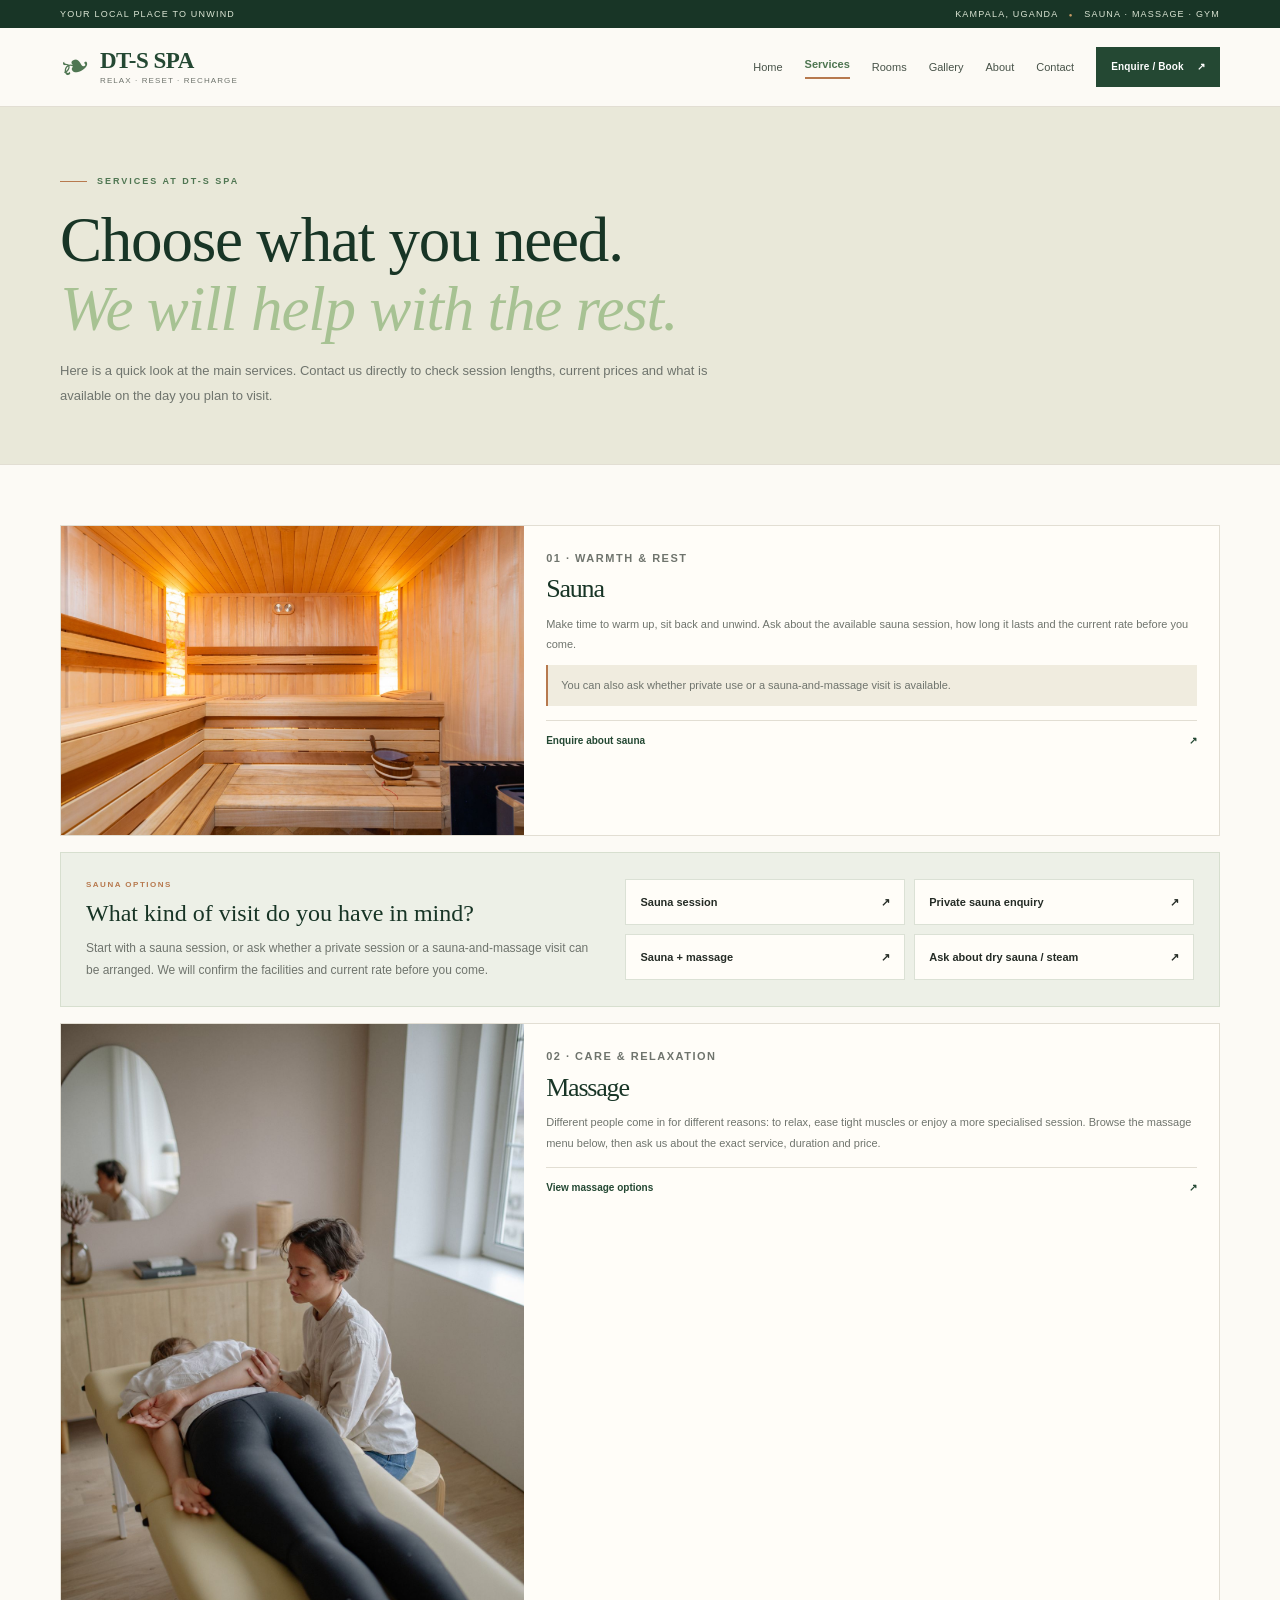
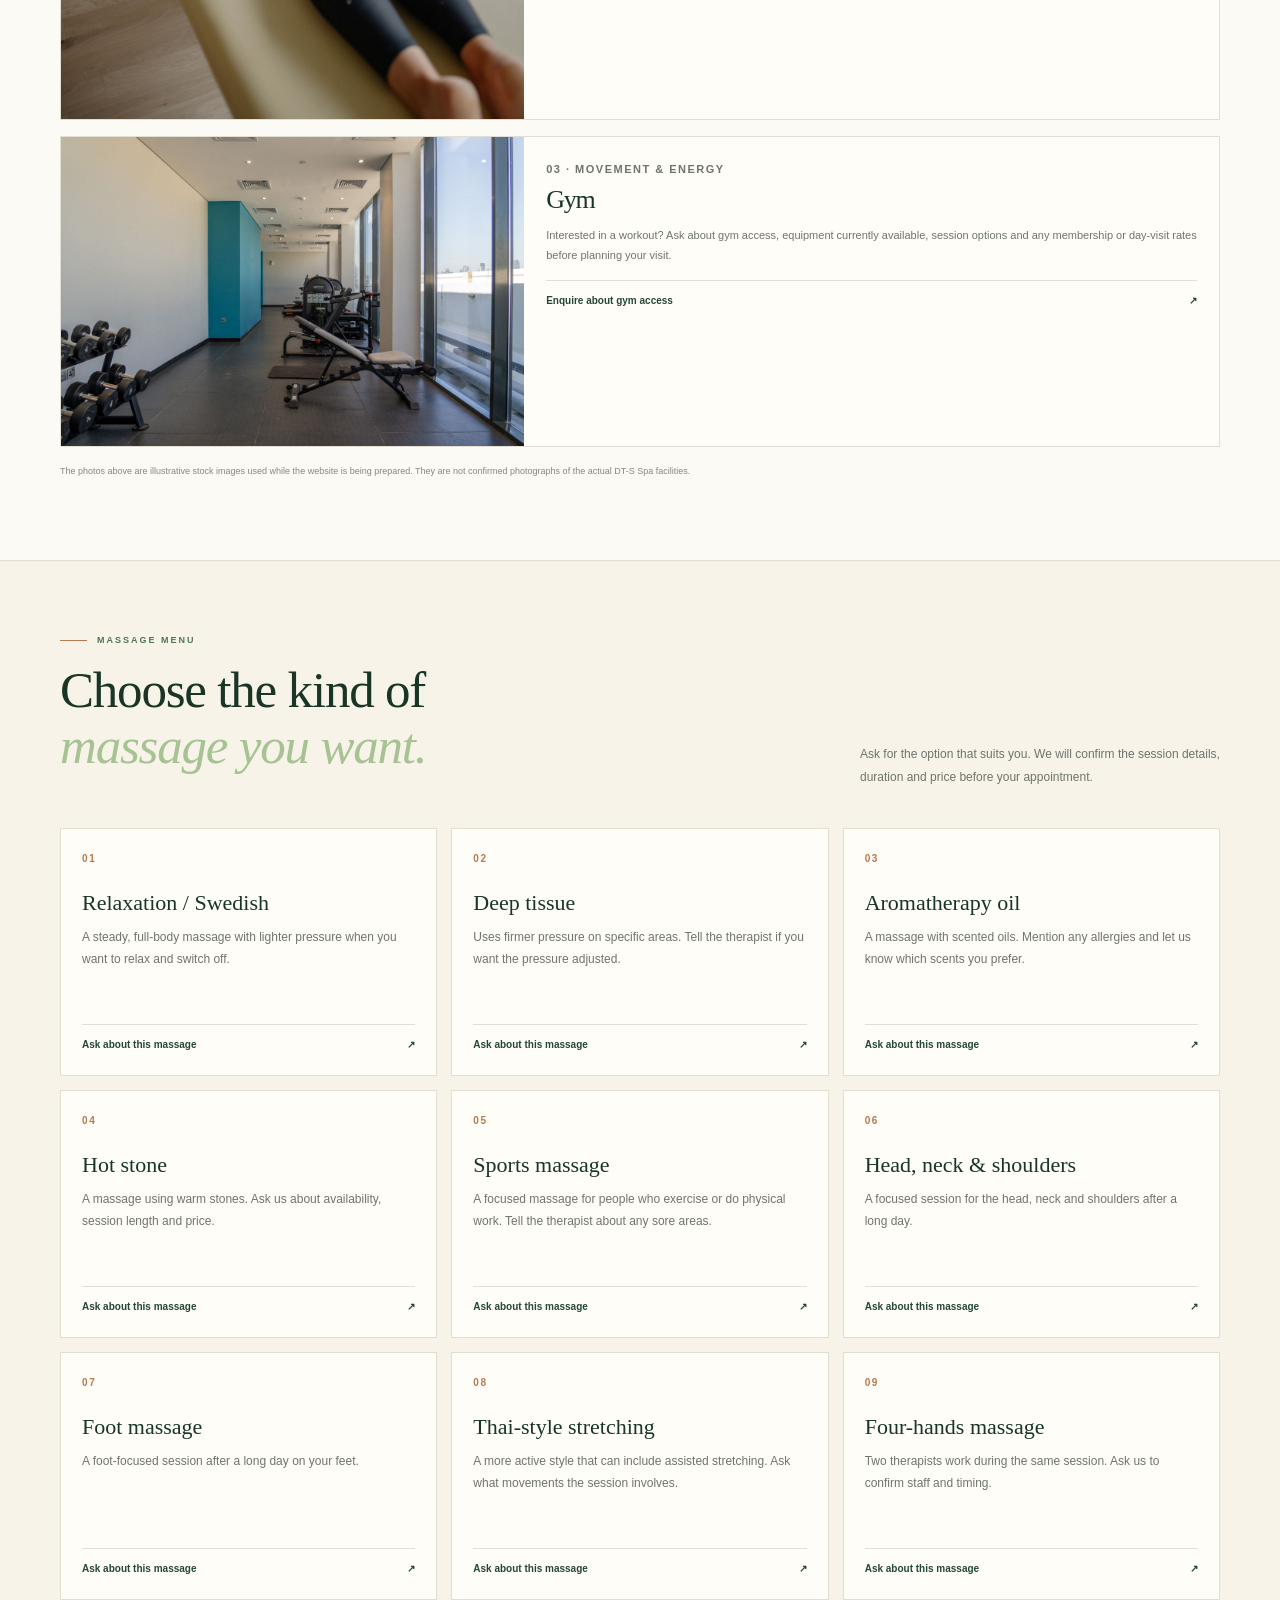
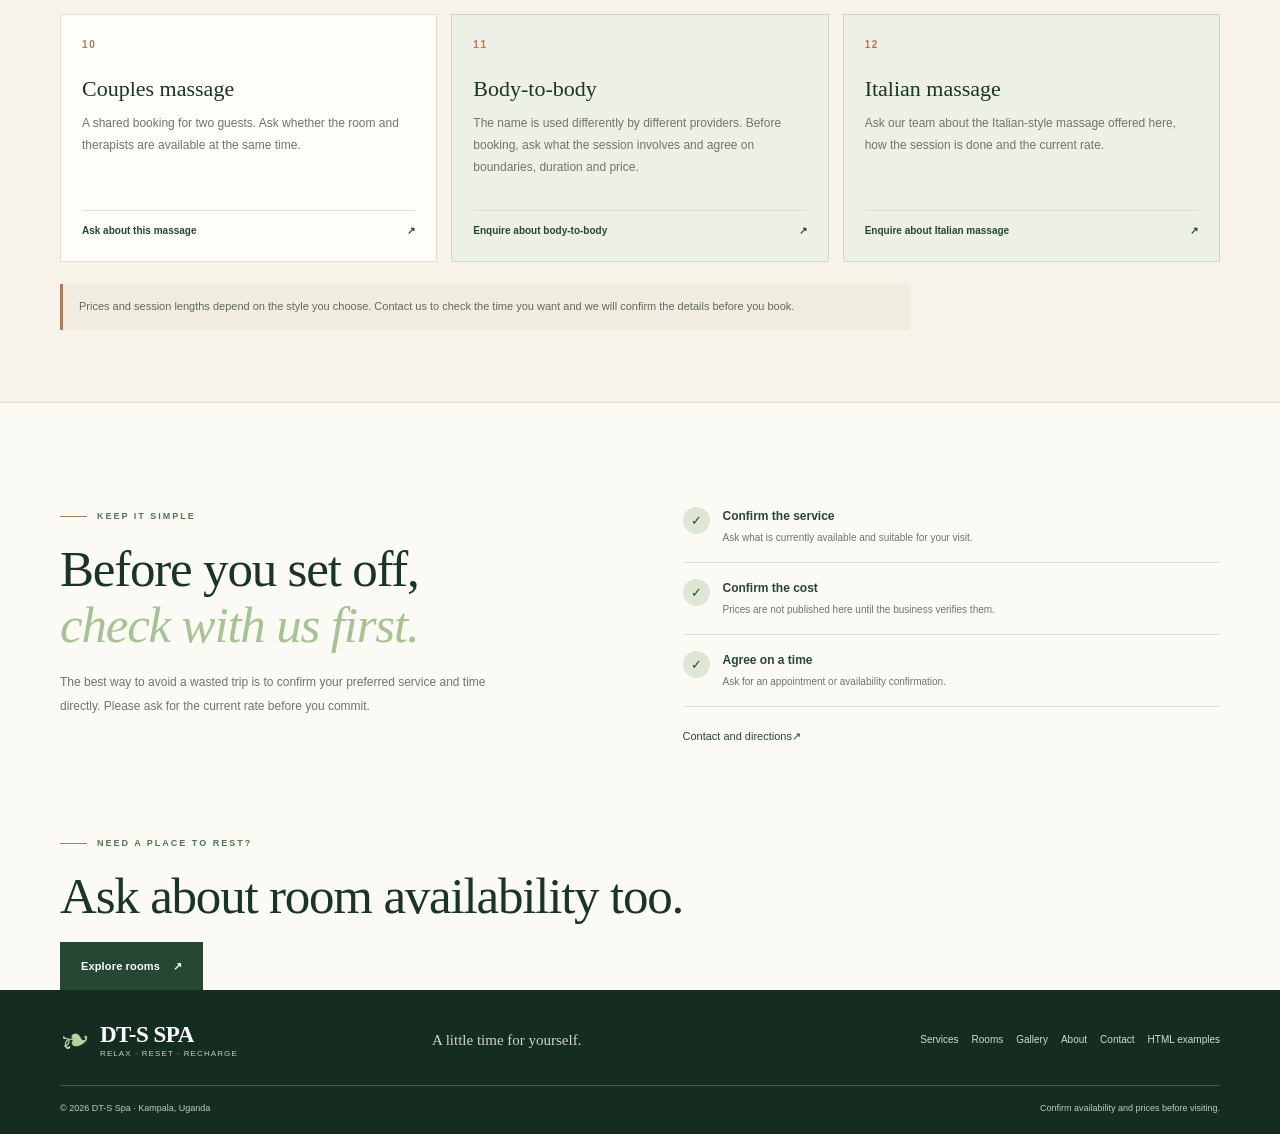
<file: services.html>
<!doctype html>
<html lang="en">
<head>
  <meta charset="utf-8"><meta name="viewport" content="width=device-width, initial-scale=1">
  <meta name="description" content="Explore sauna, massage and gym enquiries at DT-S Spa in Kampala, Uganda. Confirm session options, prices and availability before visiting.">
  <title>Services | DT-S Spa Kampala</title>
  <link rel="stylesheet" href="font.css"><link rel="stylesheet" href="pages.css">
  <script src="site-config.js" defer></script><script src="script.js" defer></script>
</head>
<body>
<a class="skip-link" href="#main">Skip to content</a>
<div class="topbar"><div class="container topbar-inner"><span>YOUR LOCAL PLACE TO UNWIND</span><span>KAMPALA, UGANDA <span class="topbar-dot">●</span> SAUNA · MASSAGE · GYM</span></div></div>
<header class="site-header"><div class="container nav-wrap">
  <a class="brand" href="index.html"><span class="brand-leaf" aria-hidden="true">❧</span><span class="brand-copy"><strong>DT-S SPA</strong><small>RELAX · RESET · RECHARGE</small></span></a>
  <button class="menu-toggle" type="button" aria-expanded="false" aria-controls="primary-nav" aria-label="Open navigation"><span></span><span></span><span></span></button>
  <nav class="primary-nav" id="primary-nav" aria-label="Main navigation"><a href="index.html">Home</a><a href="services.html" aria-current="page">Services</a><a href="rooms.html">Rooms</a><a href="gallery.html">Gallery</a><a href="about%20us.html">About</a><a href="contact%20us.html">Contact</a><a class="button button-small button-green nav-book" href="index.html#booking">Enquire / Book <span aria-hidden="true">↗</span></a></nav>
</div></header>
<main id="main">
  <section class="page-hero"><div class="container"><p class="eyebrow"><span class="eyebrow-line"></span> SERVICES AT DT-S SPA</p><h1>Choose what you need.<br><em>We will help with the rest.</em></h1><p>Here is a quick look at the main services. Contact us directly to check session lengths, current prices and what is available on the day you plan to visit.</p></div></section>
  <section class="content-section"><div class="container">
    <div class="service-detail-list">
      <article class="service-detail" id="sauna"><img src="images/sauna.jpg" alt="Wood-lined sauna with bench seating" loading="lazy"><div class="service-detail-copy"><p class="service-kicker">01 · WARMTH & REST</p><h2>Sauna</h2><p>Make time to warm up, sit back and unwind. Ask about the available sauna session, how long it lasts and the current rate before you come.</p><p class="service-detail-note">You can also ask whether private use or a sauna-and-massage visit is available.</p><a class="card-link" href="index.html?service=Sauna#booking" data-service="Sauna">Enquire about sauna <span aria-hidden="true">↗</span></a></div></article>
      <div class="sauna-options-panel">
        <div><p class="service-kicker">SAUNA OPTIONS</p><h3>What kind of visit do you have in mind?</h3><p>Start with a sauna session, or ask whether a private session or a sauna-and-massage visit can be arranged. We will confirm the facilities and current rate before you come.</p></div>
        <div class="sauna-option-list">
          <a href="index.html?service=Sauna&amp;sauna=Standard%20sauna%20session#booking">Sauna session <span aria-hidden="true">↗</span></a>
          <a href="index.html?service=Sauna&amp;sauna=Private%20sauna%20session#booking">Private sauna enquiry <span aria-hidden="true">↗</span></a>
          <a href="index.html?service=Sauna&amp;sauna=Sauna%20and%20massage%20visit#booking">Sauna + massage <span aria-hidden="true">↗</span></a>
          <a href="index.html?service=Sauna&amp;sauna=Ask%20about%20dry%20sauna%20or%20steam%20options#booking">Ask about dry sauna / steam <span aria-hidden="true">↗</span></a>
        </div>
      </div>
      <article class="service-detail" id="massage"><img src="images/massage.jpg" alt="Massage therapy in a quiet treatment room" loading="lazy"><div class="service-detail-copy"><p class="service-kicker">02 · CARE & RELAXATION</p><h2>Massage</h2><p>Different people come in for different reasons: to relax, ease tight muscles or enjoy a more specialised session. Browse the massage menu below, then ask us about the exact service, duration and price.</p><a class="card-link" href="index.html?service=Massage#booking" data-service="Massage">View massage options <span aria-hidden="true">↗</span></a></div></article>
      <article class="service-detail" id="gym"><img src="images/gym.jpg" alt="Gym floor and strength equipment" loading="lazy"><div class="service-detail-copy"><p class="service-kicker">03 · MOVEMENT & ENERGY</p><h2>Gym</h2><p>Interested in a workout? Ask about gym access, equipment currently available, session options and any membership or day-visit rates before planning your visit.</p><a class="card-link" href="index.html#booking" data-service="Gym access">Enquire about gym access <span aria-hidden="true">↗</span></a></div></article>
    </div>
    <p class="image-disclaimer">The photos above are illustrative stock images used while the website is being prepared. They are not confirmed photographs of the actual DT-S Spa facilities.</p>
  </div></section>

    <section class="massage-menu-section" id="massage-options">
      <div class="container">
        <div class="section-heading">
          <div><p class="eyebrow"><span class="eyebrow-line"></span> MASSAGE MENU</p><h2>Choose the kind of<br><em>massage you want.</em></h2></div>
          <p class="section-summary">Ask for the option that suits you. We will confirm the session details, duration and price before your appointment.</p>
        </div>
        <div class="massage-menu-grid">
          <article class="massage-option"><span class="massage-option-number">01</span><h3>Relaxation / Swedish</h3><p>A steady, full-body massage with lighter pressure when you want to relax and switch off.</p><a href="index.html?service=Massage&amp;massage=Relaxation%20%2F%20Swedish%20massage#booking" class="card-link">Ask about this massage <span aria-hidden="true">↗</span></a></article>
          <article class="massage-option"><span class="massage-option-number">02</span><h3>Deep tissue</h3><p>Uses firmer pressure on specific areas. Tell the therapist if you want the pressure adjusted.</p><a href="index.html?service=Massage&amp;massage=Deep%20tissue%20massage#booking" class="card-link">Ask about this massage <span aria-hidden="true">↗</span></a></article>
          <article class="massage-option"><span class="massage-option-number">03</span><h3>Aromatherapy oil</h3><p>A massage with scented oils. Mention any allergies and let us know which scents you prefer.</p><a href="index.html?service=Massage&amp;massage=Aromatherapy%20oil%20massage#booking" class="card-link">Ask about this massage <span aria-hidden="true">↗</span></a></article>
          <article class="massage-option"><span class="massage-option-number">04</span><h3>Hot stone</h3><p>A massage using warm stones. Ask us about availability, session length and price.</p><a href="index.html?service=Massage&amp;massage=Hot%20stone%20massage#booking" class="card-link">Ask about this massage <span aria-hidden="true">↗</span></a></article>
          <article class="massage-option"><span class="massage-option-number">05</span><h3>Sports massage</h3><p>A focused massage for people who exercise or do physical work. Tell the therapist about any sore areas.</p><a href="index.html?service=Massage&amp;massage=Sports%20massage#booking" class="card-link">Ask about this massage <span aria-hidden="true">↗</span></a></article>
          <article class="massage-option"><span class="massage-option-number">06</span><h3>Head, neck & shoulders</h3><p>A focused session for the head, neck and shoulders after a long day.</p><a href="index.html?service=Massage&amp;massage=Head%2C%20neck%20and%20shoulder%20massage#booking" class="card-link">Ask about this massage <span aria-hidden="true">↗</span></a></article>
          <article class="massage-option"><span class="massage-option-number">07</span><h3>Foot massage</h3><p>A foot-focused session after a long day on your feet.</p><a href="index.html?service=Massage&amp;massage=Foot%20massage#booking" class="card-link">Ask about this massage <span aria-hidden="true">↗</span></a></article>
          <article class="massage-option"><span class="massage-option-number">08</span><h3>Thai-style stretching</h3><p>A more active style that can include assisted stretching. Ask what movements the session involves.</p><a href="index.html?service=Massage&amp;massage=Thai-style%20stretching%20massage#booking" class="card-link">Ask about this massage <span aria-hidden="true">↗</span></a></article>
          <article class="massage-option"><span class="massage-option-number">09</span><h3>Four-hands massage</h3><p>Two therapists work during the same session. Ask us to confirm staff and timing.</p><a href="index.html?service=Massage&amp;massage=Four-hands%20massage#booking" class="card-link">Ask about this massage <span aria-hidden="true">↗</span></a></article>
          <article class="massage-option"><span class="massage-option-number">10</span><h3>Couples massage</h3><p>A shared booking for two guests. Ask whether the room and therapists are available at the same time.</p><a href="index.html?service=Massage&amp;massage=Couples%20massage#booking" class="card-link">Ask about this massage <span aria-hidden="true">↗</span></a></article>
          <article class="massage-option massage-option-featured"><span class="massage-option-number">11</span><h3>Body-to-body</h3><p>The name is used differently by different providers. Before booking, ask what the session involves and agree on boundaries, duration and price.</p><a href="index.html?service=Massage&amp;massage=Body-to-body%20massage#booking" class="card-link">Enquire about body-to-body <span aria-hidden="true">↗</span></a></article>
          <article class="massage-option massage-option-featured"><span class="massage-option-number">12</span><h3>Italian massage</h3><p>Ask our team about the Italian-style massage offered here, how the session is done and the current rate.</p><a href="index.html?service=Massage&amp;massage=Italian%20massage#booking" class="card-link">Enquire about Italian massage <span aria-hidden="true">↗</span></a></article>
        </div>
        <p class="menu-disclaimer">Prices and session lengths depend on the style you choose. Contact us to check the time you want and we will confirm the details before you book.</p>
      </div>
    </section>

  <section class="visit-section section"><div class="container visit-grid"><div><p class="eyebrow"><span class="eyebrow-line"></span> KEEP IT SIMPLE</p><h2>Before you set off,<br><em>check with us first.</em></h2><p class="visit-lead">The best way to avoid a wasted trip is to confirm your preferred service and time directly. Please ask for the current rate before you commit.</p></div><div class="visit-checks"><div><span class="check-symbol">✓</span><span><strong>Confirm the service</strong><small>Ask what is currently available and suitable for your visit.</small></span></div><div><span class="check-symbol">✓</span><span><strong>Confirm the cost</strong><small>Prices are not published here until the business verifies them.</small></span></div><div><span class="check-symbol">✓</span><span><strong>Agree on a time</strong><small>Ask for an appointment or availability confirmation.</small></span></div><a class="text-link" href="contact%20us.html">Contact and directions <span aria-hidden="true">↗</span></a></div></div></section>
  <section class="contact-band"><div class="container contact-band-inner"><div><p class="eyebrow"><span class="eyebrow-line"></span> NEED A PLACE TO REST?</p><h2>Ask about room availability too.</h2></div><a class="button button-green" href="rooms.html">Explore rooms <span aria-hidden="true">↗</span></a></div></section>
</main>
<footer class="site-footer"><div class="container footer-main"><a class="brand brand-footer" href="index.html"><span class="brand-leaf" aria-hidden="true">❧</span><span class="brand-copy"><strong>DT-S SPA</strong><small>RELAX · RESET · RECHARGE</small></span></a><p>A little time for yourself.</p><nav aria-label="Footer navigation"><a href="services.html">Services</a><a href="rooms.html">Rooms</a><a href="gallery.html">Gallery</a><a href="about%20us.html">About</a><a href="contact%20us.html">Contact</a><a href="examples.html">HTML examples</a></nav></div><div class="container footer-bottom"><span>© <span data-current-year>2026</span> DT-S Spa · Kampala, Uganda</span><span>Confirm availability and prices before visiting.</span></div></footer>
</body>
</html>
</file>
<file: font.css>
:root{--forest:#244833;--forest-deep:#183526;--leaf:#4f7652;--sage:#dfe7d4;--cream:#f7f3e9;--paper:#fcfaf5;--sand:#eae0d0;--wood:#b7794e;--clay:#bb7858;--ink:#252c26;--muted:#6f746d;--line:#e2ded3;--white:#fffdf8;--serif:Georgia,"Times New Roman",serif;--sans:Arial,Helvetica,sans-serif;--shadow:0 20px 55px rgba(24,53,38,.1)}
*{box-sizing:border-box}html{scroll-behavior:smooth;scroll-padding-top:100px}body{margin:0;background:var(--paper);color:var(--ink);font:16px/1.65 var(--sans);-webkit-font-smoothing:antialiased}img{display:block;max-width:100%;height:auto}a{color:inherit;text-decoration:none}button,input,select,textarea{font:inherit}a:focus-visible,button:focus-visible,input:focus-visible,select:focus-visible,textarea:focus-visible{outline:3px solid var(--wood);outline-offset:3px}.container{width:min(1160px,calc(100% - 48px));margin-inline:auto}.skip-link{position:absolute;top:-60px;left:12px;z-index:200;padding:10px 15px;background:white}.skip-link:focus{top:12px}
.topbar{background:var(--forest-deep);color:#dbe5d4;font-size:9px;letter-spacing:1.2px}.topbar-inner{min-height:28px;display:flex;align-items:center;justify-content:space-between;gap:16px}.topbar-dot{font-size:6px;color:#c79a65;margin:0 7px}.site-header{position:sticky;top:0;z-index:60;background:rgba(252,250,245,.96);backdrop-filter:blur(14px);border-bottom:1px solid var(--line)}.nav-wrap{position:relative;min-height:78px;display:flex;align-items:center;justify-content:space-between;gap:25px}.brand{display:inline-flex;align-items:center;gap:10px;flex-shrink:0}.brand-leaf{font-size:36px;line-height:1;color:var(--leaf);transform:rotate(-19deg);display:inline-block}.brand-copy{display:flex;flex-direction:column;gap:1px;line-height:1.35}.brand-copy strong{font:700 23px/1.2 var(--serif);letter-spacing:-.5px;color:var(--forest)}.brand-copy small{font-size:8px;letter-spacing:1.1px;color:var(--muted)}.primary-nav{display:flex;align-items:center;gap:22px}.primary-nav>a:not(.button){font-size:11px;color:#475248;white-space:nowrap;transition:color .18s}.primary-nav>a:not(.button):hover,.primary-nav>a[aria-current=page]{color:var(--leaf)}.primary-nav>a[aria-current=page]{font-weight:bold}.primary-nav>a[aria-current=page]:after{content:"";display:block;height:2px;background:var(--wood);margin-top:4px}
.button{display:inline-flex;align-items:center;justify-content:center;gap:13px;min-height:48px;padding:12px 20px;border:1px solid transparent;font-size:11px;font-weight:bold;letter-spacing:.15px;cursor:pointer;transition:transform .18s,background .18s,border-color .18s}.button:hover{transform:translateY(-2px)}.button-green{background:var(--forest);color:white}.button-green:hover{background:var(--forest-deep)}.button-cream{background:var(--cream);color:var(--forest-deep)}.button-cream:hover{background:white}.button-outline{border-color:#a6b5a0;color:var(--forest);background:transparent}.button-outline:hover{background:var(--sage)}.button-small{min-height:40px;padding:9px 14px;font-size:10px}.button-full{width:100%}.menu-toggle{display:none;position:relative;z-index:65;min-width:44px;min-height:44px;align-items:center;justify-content:center;flex-direction:column;gap:5px;border:0;background:transparent;padding:10px;cursor:pointer;touch-action:manipulation;-webkit-tap-highlight-color:transparent}.menu-toggle span{display:block;width:23px;height:2px;margin:0;background:var(--forest);transition:transform .18s,opacity .18s}.menu-toggle[aria-expanded="true"] span:first-child{transform:translateY(7px) rotate(45deg)}.menu-toggle[aria-expanded="true"] span:nth-child(2){opacity:0}.menu-toggle[aria-expanded="true"] span:last-child{transform:translateY(-7px) rotate(-45deg)}
.section{padding:88px 0}.eyebrow{display:flex;align-items:center;gap:10px;margin:0 0 17px;font-size:9px;font-weight:bold;letter-spacing:2px;color:var(--leaf)}.eyebrow-line{width:27px;height:1px;background:var(--wood)}.eyebrow-light{color:#dae4d2}.eyebrow-light .eyebrow-line{background:#d9b287}h1,h2,h3,p{margin-top:0}h1,h2{font-family:var(--serif);font-weight:400;letter-spacing:-1.2px;line-height:1.1}h1{font-size:clamp(46px,5.3vw,72px);margin:0 0 20px}h1 em,h2 em{color:#a7c293;font-weight:400}h2{font-size:clamp(36px,4vw,51px);color:var(--forest-deep);margin-bottom:18px}.hero-home{min-height:470px;position:relative;display:flex;align-items:center;overflow:hidden;background:var(--forest-deep);padding:68px 0 78px}.hero-background,.hero-shade{position:absolute;inset:0;width:100%;height:100%}.hero-background{object-fit:cover;object-position:center 56%}.hero-shade{background:linear-gradient(90deg,rgba(17,37,24,.91) 0%,rgba(24,53,38,.78) 43%,rgba(24,53,38,.17) 100%)}.hero-inner{position:relative;z-index:2;display:flex;align-items:center;justify-content:space-between;gap:35px}.hero-content{max-width:570px;color:white}.hero-content h1{color:white}.hero-lead{max-width:500px;color:#edf0e6;font-size:14px;line-height:1.9;margin-bottom:25px}.hero-actions{display:flex;align-items:center;flex-wrap:wrap;gap:22px}.hero-text-link{font-size:11px;font-weight:bold;color:#f7f3e9}.hero-text-link:hover{color:#d8c09f}.hero-pills{display:flex;flex-wrap:wrap;align-items:center;gap:12px;margin-top:30px;font-size:10px;letter-spacing:.3px;color:#e1e8db}.hero-pills i{width:4px;height:4px;border-radius:50%;background:#d9b287}.hero-photo-note{align-self:flex-end;display:flex;align-items:center;gap:10px;padding:13px 15px;background:rgba(247,243,233,.93);color:var(--forest);font:12px/1.4 var(--serif);letter-spacing:.5px}.photo-note-mark{width:36px;height:36px;display:grid;place-items:center;border:1px solid #9bb48d;border-radius:50%;font:10px var(--sans);letter-spacing:-.5px}.welcome-strip{background:#f0ecdf;border-bottom:1px solid var(--line)}.welcome-grid{display:grid;grid-template-columns:repeat(3,1fr);padding:20px 0}.welcome-grid>div{display:flex;align-items:center;gap:13px;padding:0 24px;border-right:1px solid #d9d5c8}.welcome-grid>div:first-child{padding-left:0}.welcome-grid>div:last-child{border:0;padding-right:0}.welcome-number{font:23px var(--serif);color:var(--wood)}.welcome-grid strong,.welcome-grid small{display:block}.welcome-grid strong{font-size:11px;color:var(--forest)}.welcome-grid small{font-size:10px;color:var(--muted);line-height:1.5;margin-top:2px}
.section-heading{display:flex;align-items:flex-end;justify-content:space-between;gap:35px;margin-bottom:36px}.section-heading .eyebrow{margin-bottom:14px}.section-summary{max-width:360px;margin:0 0 4px;color:var(--muted);font-size:12px;line-height:1.9}.services-section{background:var(--paper)}.service-grid{display:grid;grid-template-columns:repeat(4,minmax(0,1fr));gap:17px}.service-card{background:#fffdf8;border:1px solid #e5dfd2;transition:transform .2s,box-shadow .2s;min-width:0}.service-card:hover{transform:translateY(-4px);box-shadow:var(--shadow)}.service-photo{display:block;height:190px;position:relative;overflow:hidden;background:var(--sand)}.service-photo img{width:100%;height:100%;object-fit:cover;transition:transform .4s}.service-card:hover .service-photo img{transform:scale(1.04)}.service-number{position:absolute;left:13px;top:12px;background:rgba(24,53,38,.9);color:white;font-size:9px;padding:5px 8px;letter-spacing:1px}.service-body{padding:20px 18px 18px}.service-kicker{font-size:8px;letter-spacing:1.5px;color:var(--wood);font-weight:bold;margin-bottom:7px}.service-body h3{font:400 24px/1.2 var(--serif);color:var(--forest);margin-bottom:10px}.service-body>p:not(.service-kicker){font-size:11px;line-height:1.85;color:var(--muted);margin-bottom:17px;min-height:60px}.card-link{display:flex;align-items:center;justify-content:space-between;gap:9px;padding-top:12px;border-top:1px solid var(--line);font-size:10px;font-weight:bold;color:var(--forest)}.card-link:hover{color:var(--wood)}.image-disclaimer{font-size:9px;line-height:1.6;color:#88877c;margin:17px 0 0}
.about-band{background:#e9e8d9}.about-grid{display:grid;grid-template-columns:1fr 1fr;gap:76px;align-items:center}.about-image-wrap{position:relative;padding:0 24px 24px 0}.about-image-wrap:after{content:"";position:absolute;inset:22px 0 0 22px;border:1px solid #9ba98a;z-index:0}.about-image-wrap img{position:relative;z-index:1;width:100%;height:390px;object-fit:cover}.about-image-label{position:absolute;bottom:0;left:22px;z-index:2;background:var(--forest);color:white;padding:12px 15px;font-size:8px;letter-spacing:1.5px}.about-copy>p:not(.eyebrow){color:#626b61;font-size:12px;line-height:2}.about-copy .button{margin-top:8px}.visit-grid{display:grid;grid-template-columns:1fr 1fr;gap:85px;align-items:center}.visit-lead{max-width:440px;color:var(--muted);font-size:12px;line-height:1.95}.visit-checks>div{display:flex;gap:13px;padding:16px 0;border-bottom:1px solid var(--line)}.check-symbol{width:27px;height:27px;flex:none;border-radius:50%;display:grid;place-items:center;background:var(--sage);color:var(--forest);font-size:13px}.visit-checks strong,.visit-checks small{display:block}.visit-checks strong{font-size:12px;color:var(--forest)}.visit-checks small{font-size:10px;line-height:1.6;color:var(--muted);margin-top:3px}.visit-checks .text-link{display:inline-flex;margin-top:20px;font-size:11px;color:var(--forest)}
.booking-section{position:relative;overflow:hidden;background:var(--forest-deep);color:white}.booking-section:before{content:"";position:absolute;right:-125px;top:-170px;width:420px;height:420px;border:1px solid #ffffff13;border-radius:50%;box-shadow:0 0 0 45px #ffffff07,0 0 0 90px #ffffff05}.booking-grid{display:grid;grid-template-columns:.9fr 1.1fr;align-items:start;gap:70px;position:relative;z-index:1}.booking-copy h2{font-size:clamp(42px,4.2vw,57px);color:white}.booking-copy h2 em{color:#b9d0a8}.booking-copy>p:not(.eyebrow){color:#d7e0d2;max-width:420px;font-size:12px;line-height:1.95}.booking-contact{display:flex;align-items:center;gap:13px;margin-top:29px}.contact-icon{display:grid;place-items:center;width:41px;height:41px;border:1px solid #708876;border-radius:50%;color:#e7d0aa}.booking-contact div{display:flex;flex-direction:column}.booking-contact small{font-size:10px;color:#c2d0bd}.booking-contact strong{font:20px var(--serif);margin:2px 0;color:white}.booking-form{padding:27px 28px 22px;background:var(--white);color:var(--ink);box-shadow:0 25px 60px #0002}.form-heading{display:flex;justify-content:space-between;gap:12px;border-bottom:1px solid var(--line);padding-bottom:15px;margin-bottom:19px;font-size:9px;letter-spacing:1.3px;font-weight:bold}.form-step{color:var(--wood)}.booking-form label{display:block;font-size:10px;font-weight:bold;margin-bottom:13px}.booking-form label>span{color:#9e593c}.booking-form input,.booking-form select,.booking-form textarea{display:block;width:100%;margin-top:6px;background:#fcfaf5;border:1px solid #deded1;border-radius:0;color:var(--ink);padding:11px;font-size:11px;font-weight:400;min-height:42px}.booking-form textarea{resize:vertical;min-height:80px}.booking-form input::placeholder,.booking-form textarea::placeholder{color:#9a9a8d}.form-note{font-size:9px;line-height:1.6;color:#777a70;text-align:center;margin:11px 0 0}.booking-preview{margin-top:18px;padding-top:16px;border-top:1px solid var(--line)}.booking-preview textarea{min-height:130px}.booking-preview[hidden]{display:none}
.site-footer{background:#152d20;color:#e6ebdf;padding:31px 0 0}.footer-main{display:grid;grid-template-columns:1fr .7fr 1.5fr;align-items:center;gap:25px;padding-bottom:25px}.brand-footer .brand-leaf{color:#b7d0a4}.brand-footer .brand-copy strong{color:white}.brand-footer .brand-copy small{color:#c3cfc0}.footer-main>p{font:15px var(--serif);color:#cbd6c8;margin:0}.footer-main nav{display:flex;flex-wrap:wrap;justify-content:flex-end;gap:13px}.footer-main nav a{font-size:10px;color:#d2dbcf}.footer-main nav a:hover{color:white}.footer-bottom{display:flex;justify-content:space-between;gap:18px;border-top:1px solid #3e5946;padding:15px 0 18px;color:#bdcbbb;font-size:9px}
@media(max-width:1080px){.primary-nav{gap:14px}.primary-nav>a:not(.button){font-size:10px}.service-photo{height:165px}.service-body{padding:17px 14px}.about-grid,.visit-grid{gap:45px}.booking-grid{gap:40px}}
@media(max-width:850px){.topbar-inner{font-size:8px}.nav-wrap{min-height:70px}.menu-toggle{display:flex}.primary-nav{display:none;position:absolute;top:100%;left:0;right:0;z-index:64;align-items:stretch;gap:0;flex-direction:column;padding:13px 18px 21px;background:var(--paper);border:1px solid var(--line);border-top:0;box-shadow:0 18px 25px #18352612}.primary-nav.is-open{display:flex}.primary-nav>a:not(.button){padding:11px 0;border-bottom:1px solid var(--line);font-size:12px}.primary-nav>a[aria-current=page]:after{display:none}.primary-nav .nav-book{margin-top:13px}.hero-home{min-height:450px;padding:55px 0}.hero-photo-note{display:none}.welcome-grid{grid-template-columns:1fr;padding:0}.welcome-grid>div,.welcome-grid>div:first-child,.welcome-grid>div:last-child{border-right:0;border-bottom:1px solid #d9d5c8;padding:13px 0}.welcome-grid>div:last-child{border-bottom:0}.welcome-number{min-width:30px}.service-grid{grid-template-columns:repeat(2,minmax(0,1fr))}.service-photo{height:220px}.about-grid,.visit-grid,.booking-grid{grid-template-columns:1fr;gap:35px}.about-image-wrap{max-width:540px}.about-image-wrap img{height:360px}.section{padding:68px 0}.section-heading{display:block}.section-summary{margin-top:16px}.footer-main{grid-template-columns:1fr 1fr}.footer-main nav{grid-column:1/-1;justify-content:flex-start}.booking-grid{gap:28px}}
@media(max-width:520px){.container{width:calc(100% - 34px)}.topbar-inner{min-height:27px;justify-content:center}.topbar-inner span:first-child{display:none}.brand-leaf{font-size:31px}.brand-copy strong{font-size:21px}.hero-home{min-height:480px;padding:48px 0}.hero-shade{background:linear-gradient(90deg,rgba(17,37,24,.91),rgba(24,53,38,.62))}.hero-content h1{font-size:48px}.hero-lead{font-size:12px}.hero-actions{align-items:flex-start;flex-direction:column;gap:16px}.hero-pills{gap:8px;font-size:9px}.service-grid{grid-template-columns:1fr;gap:14px}.service-card{display:grid;grid-template-columns:43% 57%;align-items:stretch}.service-photo{height:100%;min-height:190px}.service-body{padding:18px 14px}.service-body h3{font-size:22px}.service-body>p:not(.service-kicker){min-height:0;font-size:10px}.service-kicker{font-size:7px}.section{padding:58px 0}.about-image-wrap img{height:300px}.booking-form{padding:22px 17px}.form-row{grid-template-columns:1fr;gap:0}.form-heading{font-size:8px}.contact-band-inner{align-items:flex-start;flex-direction:column}.footer-main{grid-template-columns:1fr;gap:17px}.footer-main nav{grid-column:auto;justify-content:flex-start}.footer-bottom{flex-direction:column;gap:6px}.section-heading h2{font-size:38px}}
@media(prefers-reduced-motion:reduce){*,*::before,*::after{scroll-behavior:auto!important;transition:none!important;animation:none!important}}
</file>
<file: pages.css>
.page-hero{padding:67px 0 55px;background:#e9e8d9;border-bottom:1px solid var(--line)}.page-hero h1{font-size:clamp(40px,5vw,63px);max-width:780px;margin:0 0 15px;color:var(--forest-deep)}.page-hero p:last-child{max-width:650px;color:var(--muted);font-size:13px;line-height:1.9;margin:0}.content-section{padding:60px 0 82px}.content-grid{display:grid;grid-template-columns:1fr 1fr;align-items:start;gap:52px}.content-card{padding:27px;border:1px solid var(--line);background:var(--white)}.content-card h2{font-size:30px;letter-spacing:-.5px}.content-card h3{font:400 22px var(--serif);color:var(--forest)}.content-card p,.content-copy p{font-size:12px;color:var(--muted);line-height:1.95}.detail-list{list-style:none;padding:0;margin:22px 0 0}.detail-list li{padding:14px 0;border-bottom:1px solid var(--line);display:flex;gap:14px;font-size:12px}.detail-list li>span{color:var(--leaf);min-width:75px;font-weight:bold}.detail-list a{text-decoration:underline;text-decoration-color:#b3c3a9;text-underline-offset:3px}.gallery-grid{display:grid;grid-template-columns:repeat(3,minmax(0,1fr));gap:16px}.gallery-item{margin:0;background:var(--white);border:1px solid var(--line)}.gallery-item img{width:100%;height:230px;object-fit:cover}.gallery-item figcaption{padding:10px 13px;font-size:10px;color:var(--muted)}.media-row{margin-top:44px;display:grid;grid-template-columns:1fr 1fr;gap:20px}.media-card{padding:20px;border:1px solid var(--line);background:var(--white)}.media-card h3{font:400 22px var(--serif);color:var(--forest);margin:0 0 8px}.media-card video,.media-card audio{display:block;width:100%;max-width:100%}.notice-box{border-left:3px solid var(--wood);background:#f0ecdf;padding:15px 18px;font-size:11px;color:#666e62;line-height:1.8;margin-top:22px}.examples-table{border-collapse:collapse;width:100%;margin:17px 0 28px;font-size:12px;background:var(--white)}.examples-table th,.examples-table td{border:1px solid #d8d8c9;padding:9px 12px;text-align:left}.examples-table th{background:var(--forest);color:white}.example-form{display:grid;grid-template-columns:repeat(2,minmax(0,1fr));gap:13px;max-width:690px;padding:23px;border:1px solid var(--line);background:var(--white)}.example-form label{font-size:12px;display:block}.example-form input:not([type=checkbox]):not([type=radio]):not([type=button]):not([type=reset]),.example-form textarea,.example-form select{display:block;width:100%;border:1px solid var(--line);padding:10px;margin-top:5px;background:white}.example-form .wide{grid-column:1/-1}.example-form .check-group{display:flex;gap:16px;flex-wrap:wrap}.example-form .check-group label{display:flex;align-items:center;gap:6px}.example-form .button{min-height:40px}.page-nav{display:flex;flex-wrap:wrap;gap:13px;margin-top:24px}.service-detail-list{display:grid;grid-template-columns:repeat(2,minmax(0,1fr));gap:16px}.service-detail{background:var(--white);border:1px solid var(--line);display:grid;grid-template-columns:40% 60%;min-width:0}.service-detail img{width:100%;height:100%;min-height:220px;object-fit:cover}.service-detail-copy{padding:22px}.service-detail-copy h2{font-size:26px;margin-bottom:10px}.service-detail-copy p{color:var(--muted);font-size:11px;line-height:1.85}.service-detail-copy .card-link{margin-top:14px}.room-feature-grid{display:grid;grid-template-columns:repeat(3,minmax(0,1fr));gap:14px;margin-top:24px}.room-feature{padding:21px;border:1px solid var(--line);background:#f4f1e7}.room-feature .feature-icon{font:26px var(--serif);color:var(--leaf)}.room-feature h3{font:400 20px var(--serif);color:var(--forest);margin:8px 0}.room-feature p{color:var(--muted);font-size:11px;line-height:1.8;margin:0}.source-note{font-size:9px;line-height:1.7;color:#777c70;margin-top:17px}
@media(max-width:800px){.page-hero{padding:48px 0 42px}.content-section{padding:42px 0 62px}.content-grid{grid-template-columns:1fr;gap:24px}.gallery-grid{grid-template-columns:repeat(2,minmax(0,1fr));gap:11px}.gallery-item img{height:190px}.media-row{grid-template-columns:1fr}.example-form{grid-template-columns:1fr}.example-form .wide{grid-column:auto}.service-detail-list{grid-template-columns:1fr}.room-feature-grid{grid-template-columns:1fr 1fr}}
@media(max-width:480px){.gallery-grid{grid-template-columns:1fr}.gallery-item img{height:240px}.content-card{padding:21px}.service-detail{grid-template-columns:1fr}.service-detail img{height:190px;min-height:0}.service-detail-copy{padding:19px}.room-feature-grid{grid-template-columns:1fr}}

/* Service menu: straightforward choices, with the natural DT-S palette. */
.massage-menu-section{padding:72px 0;background:var(--cream);border-block:1px solid var(--line)}
.massage-menu-grid{display:grid;grid-template-columns:repeat(3,minmax(0,1fr));gap:14px}
.massage-option{display:flex;flex-direction:column;min-height:248px;padding:22px 21px;background:var(--white);border:1px solid var(--line)}
.massage-option-featured{background:#edf0e7;border-color:#cbd8c2}
.massage-option-number{display:block;margin-bottom:21px;color:var(--wood);font-size:10px;font-weight:bold;letter-spacing:1.6px}
.massage-option h3{font:400 22px/1.25 var(--serif);color:var(--forest-deep);margin:0 0 11px}
.massage-option p{font-size:12px;line-height:1.8;color:var(--muted);margin:0 0 20px}
.massage-option .card-link{margin-top:auto}
.menu-disclaimer{max-width:850px;margin:22px 0 0;padding:13px 16px;border-left:3px solid var(--wood);background:#f0ecdf;color:#62695e;font-size:11px;line-height:1.8}
.sauna-options-panel{display:grid;grid-template-columns:.95fr 1.05fr;gap:25px;align-items:center;padding:25px;background:#edf0e7;border:1px solid #d7dfcf}
.sauna-options-panel h3{font:400 24px/1.25 var(--serif);color:var(--forest-deep);margin:0 0 10px}
.sauna-options-panel p:not(.service-kicker){font-size:12px;line-height:1.8;color:var(--muted);margin:0}
.sauna-option-list{display:grid;grid-template-columns:1fr 1fr;gap:9px}
.sauna-option-list a{display:flex;align-items:center;justify-content:space-between;gap:10px;padding:13px 14px;background:var(--white);border:1px solid #dbe1d5;font-size:11px;font-weight:bold}
.sauna-option-list a:hover{border-color:var(--leaf);color:var(--forest)}
.service-detail-note{padding:11px 13px;background:#f0ecdf;border-left:2px solid var(--wood);font-size:11px!important;line-height:1.7!important}
.booking-form [hidden]{display:none!important}
@media(max-width:900px){.massage-menu-grid{grid-template-columns:repeat(2,minmax(0,1fr))}.sauna-options-panel{grid-template-columns:1fr}}
@media(max-width:520px){.massage-menu-section{padding:52px 0}.massage-menu-grid{grid-template-columns:1fr}.massage-option{min-height:0;padding:20px}.massage-option-number{margin-bottom:13px}.sauna-options-panel{padding:19px}.sauna-option-list{grid-template-columns:1fr}}

/* Keep service details in a clear reading order, including the sauna options panel. */
.service-detail-list{grid-template-columns:1fr}
</file>
